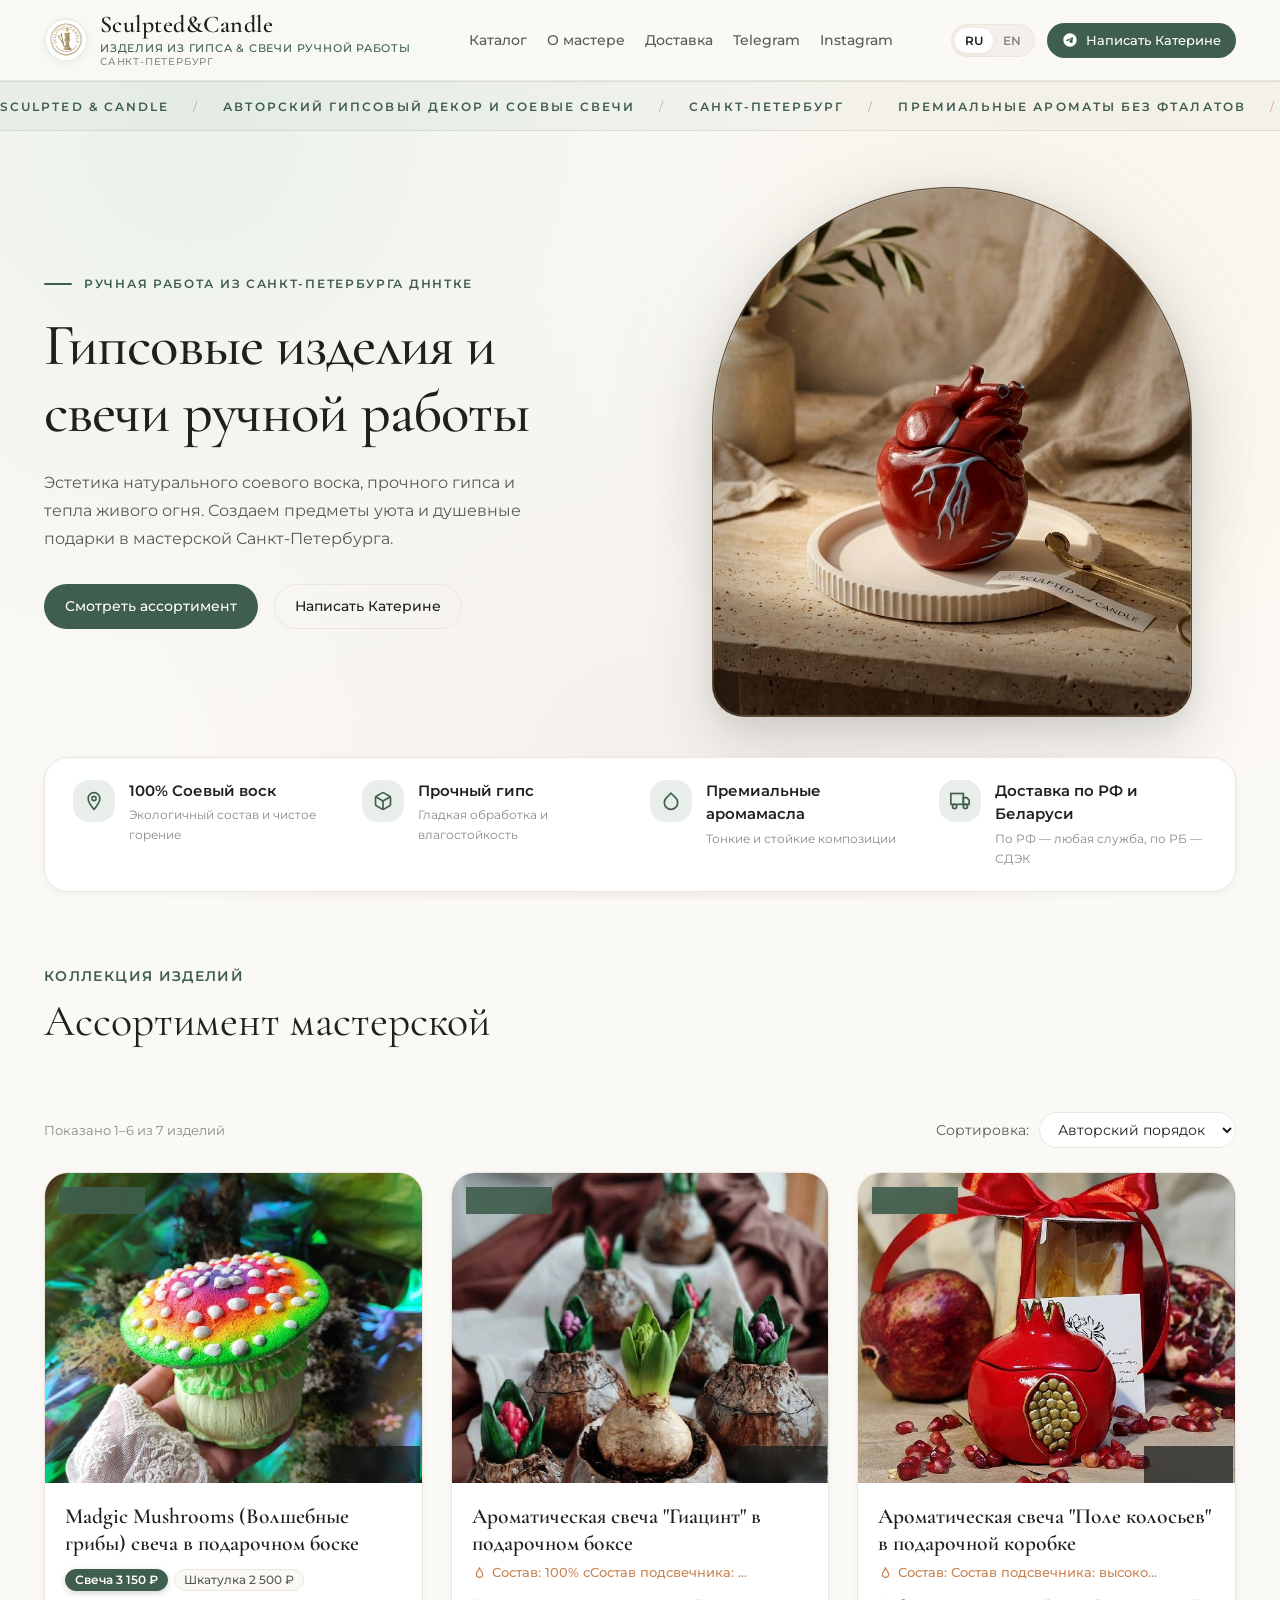
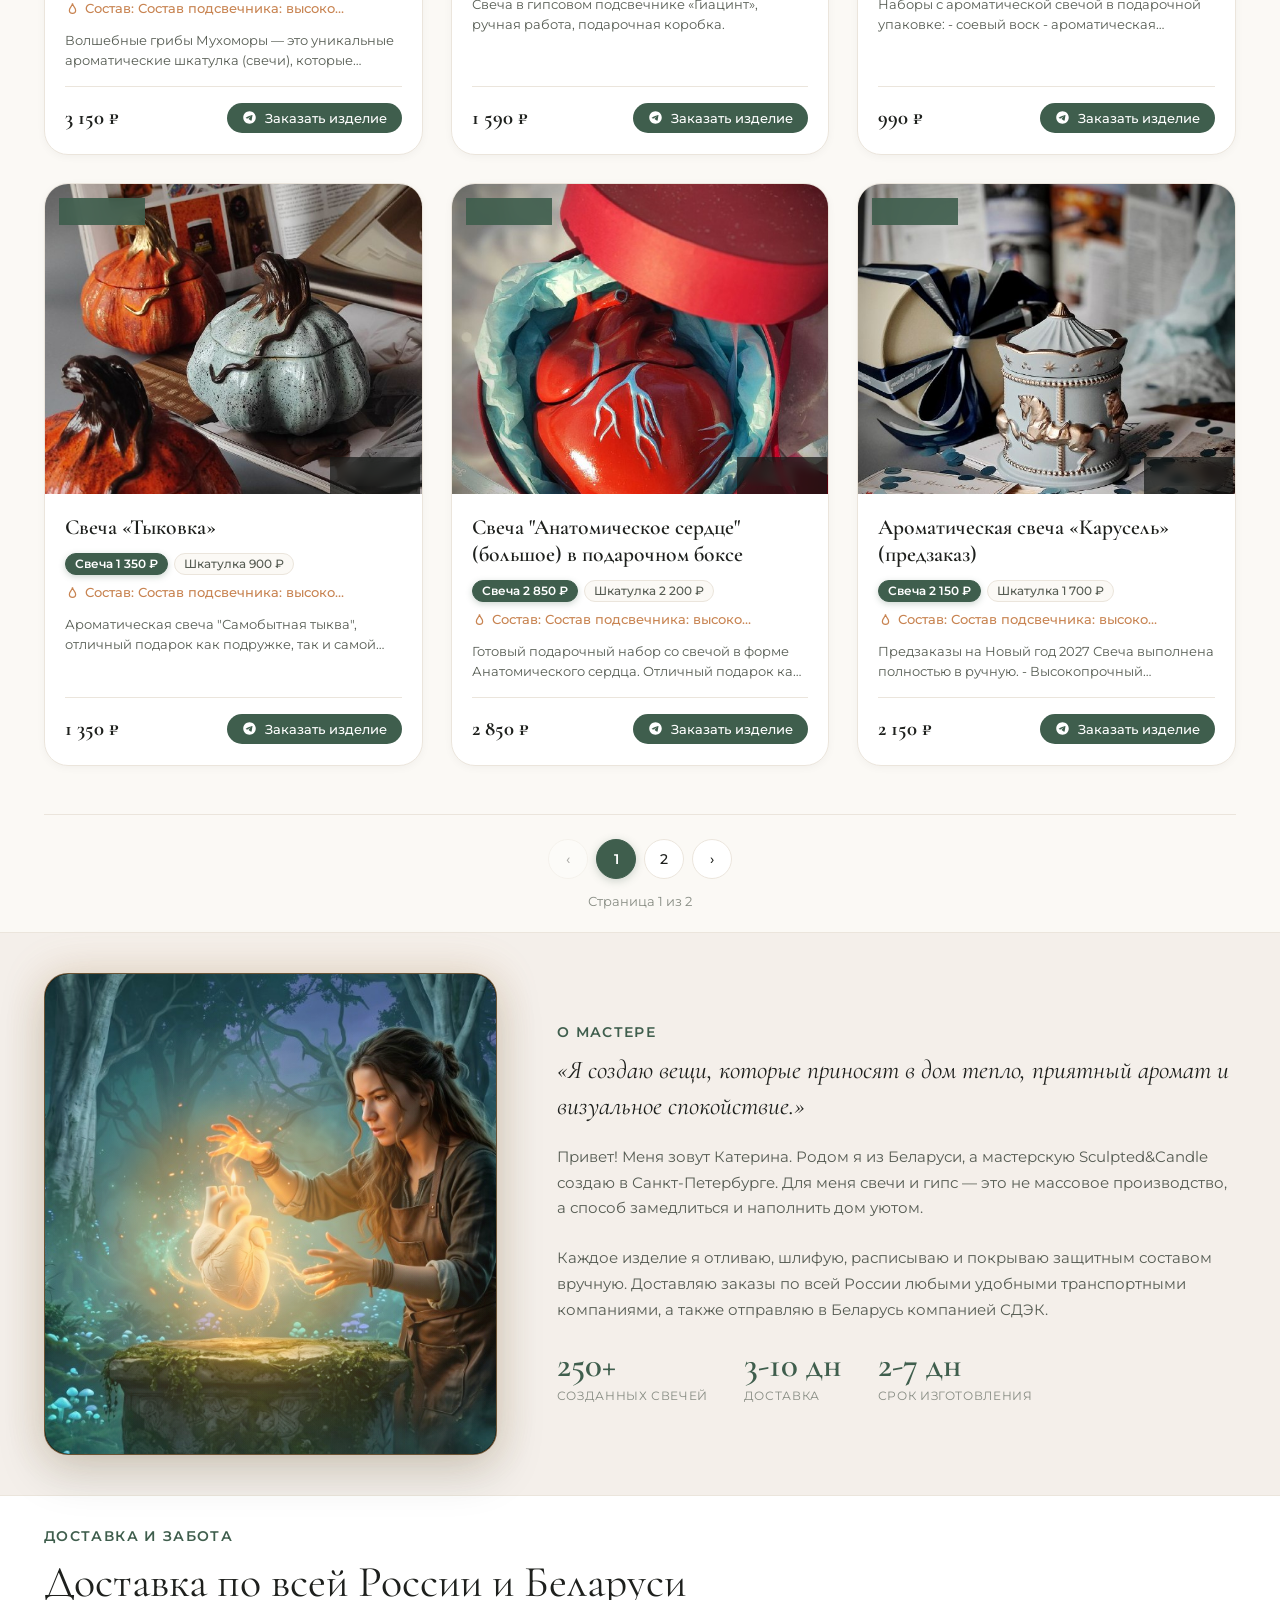
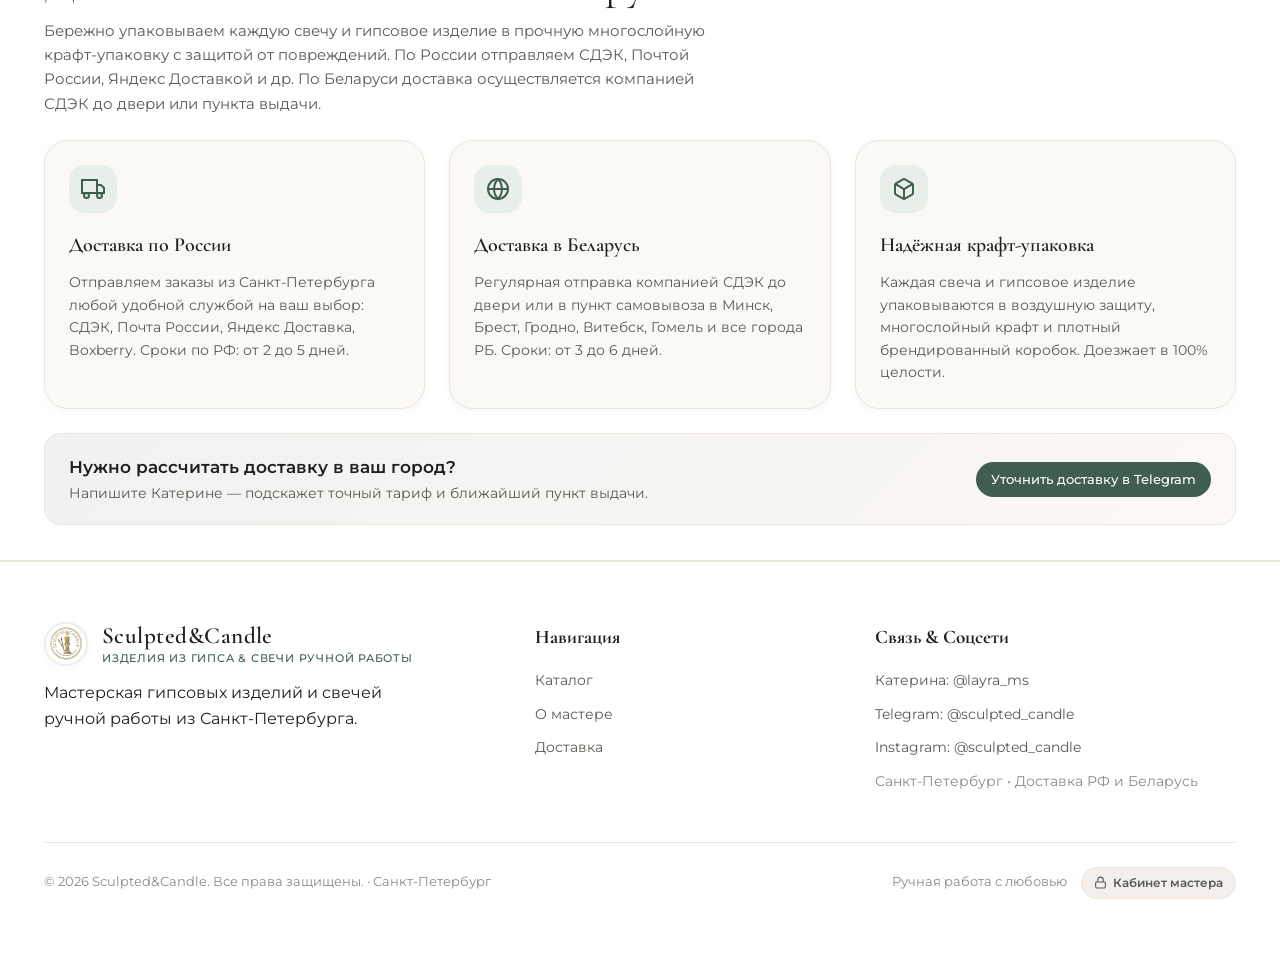
<file: index.html>
<!DOCTYPE html>
<html lang="ru">
<head>
  <meta charset="UTF-8">
  <meta name="viewport" content="width=device-width, initial-scale=1.0">
  <title>Sculpted&Candle — Изделия из гипса&свечи ручной работы</title>
  <meta name="description" content="Мастерская гипсовых изделий и свечей ручной работы из натурального соевого воска. Санкт-Петербург, доставка по РФ и Беларуси.">
  <!-- Open Graph / Social -->
  <meta property="og:type" content="website">
  <meta property="og:title" content="Sculpted&Candle — Изделия из гипса&свечи ручной работы">
  <meta property="og:description" content="Мастерская гипсовых изделий и свечей ручной работы из натурального соевого воска. Санкт-Петербург, доставка по РФ и Беларуси.">
  <link rel="canonical" href="https://sculpted-candle.github.io/">
  <meta property="og:url" content="https://sculpted-candle.github.io/">
  <meta property="og:image" content="https://sculpted-candle.github.io/assets/img/fairy_katerina.jpg">
  <meta property="og:locale" content="ru_RU">
  <meta name="twitter:card" content="summary_large_image">
  <meta name="theme-color" content="#3F5E4D">
  <link rel="icon" type="image/jpeg" href="assets/img/logo.jpg">
  <link rel="preconnect" href="https://fonts.googleapis.com">
  <link rel="preconnect" href="https://fonts.gstatic.com" crossorigin>
  <link href="https://fonts.googleapis.com/css2?family=Cormorant+Garamond:ital,wght@0,400;0,500;0,600;0,700;1,400;1,600&family=Montserrat:ital,wght@0,300;0,400;0,500;0,600;0,700;1,400&display=swap" rel="stylesheet">
  <link rel="stylesheet" href="assets/css/style.css?v=20261030_3">
  <!-- Schema.org JSON-LD Structured Data for Google Search -->
  <script type="application/ld+json">
  {
    "@context": "https://schema.org",
    "@type": "Store",
    "name": "Sculpted&Candle",
    "image": "https://sculpted-candle.github.io/assets/img/fairy_katerina.jpg",
    "description": "Мастерская гипсовых изделий и соевых свечей ручной работы. Санкт-Петербург, доставка СДЭК по РФ и Беларуси.",
    "url": "https://sculpted-candle.github.io/",
    "telephone": "+79810469851",
    "priceRange": "900 - 3500 RUB",
    "address": {
      "@type": "PostalAddress",
      "addressLocality": "Санкт-Петербург",
      "addressCountry": "RU"
    },
    "sameAs": [
      "https://t.me/sculpted_candle",
      "https://instagram.com/sculpted_candle"
    ]
  }
  </script>
</head>
<body>

  <!-- Ambient Backdrop -->
  <div class="bg-ambient"></div>

  <!-- Navigation (Чистая брендовая витрина без дублирования) -->
  <header class="navbar">
    <div class="container nav-inner">
      <a href="index.html" class="brand-wrap">
        <img src="assets/img/logo.jpg" alt="Sculpted&Candle" class="brand-logo" onerror="this.style.display='none'">
        <div class="brand-title">
          <span class="brand-name">Sculpted&Candle</span>
          <span class="brand-sub" data-i18n="navBrandSub">Изделия из гипса & свечи ручной работы</span>
          <span class="brand-city" data-i18n="navBrandCity">Санкт-Петербург</span>
        </div>
      </a>

      <ul class="nav-links">
        <li><a href="#catalog" data-i18n="navCatalog">Каталог</a></li>
        <li><a href="#about" data-i18n="navAbout">О мастере</a></li>
        <li><a href="#delivery" data-i18n="navDelivery">Доставка</a></li>
        <li><a href="https://t.me/sculpted_candle" target="_blank" rel="noopener noreferrer">Telegram</a></li>
        <li><a href="https://instagram.com/sculpted_candle" target="_blank" rel="noopener noreferrer">Instagram</a></li>
      </ul>

      <div class="nav-actions">
        <!-- Language Switcher -->
        <div class="lang-toggle">
          <button class="lang-btn active" data-lang="ru">RU</button>
          <button class="lang-btn" data-lang="en">EN</button>
        </div>

        <a href="https://t.me/layra_ms" target="_blank" rel="noopener noreferrer" class="btn btn-primary btn-sm btn-nav-contact">
          <svg width="16" height="16" viewBox="0 0 24 24" fill="currentColor"><path d="M12 2C6.48 2 2 6.48 2 12s4.48 10 10 10 10-4.48 10-10S17.52 2 12 2zm4.64 6.8c-.15 1.58-.8 5.42-1.13 7.19-.14.75-.42 1-.68 1.03-.58.05-1.02-.38-1.58-.75-.88-.58-1.38-.94-2.23-1.5-.99-.65-.35-1.01.22-1.59.15-.15 2.71-2.48 2.76-2.69a.2.2 0 0 0-.05-.18c-.06-.05-.14-.03-.21-.02-.09.02-1.49.95-4.22 2.79-.4.27-.76.41-1.08.4-.36-.01-1.04-.2-1.55-.37-.63-.2-1.12-.31-1.08-.66.02-.18.27-.37.75-.56 2.94-1.28 4.91-2.12 5.9-2.53 2.81-1.17 3.39-1.37 3.77-1.38.08 0 .27.02.39.12.1.08.13.19.14.27-.01.06.01.24 0 .34z"/></svg>
          <span data-i18n="heroCtaTelegram">Написать Катерине</span>
        </a>
      </div>
    </div>

    <!-- Permanent Mobile Sticky Navigation Strip -->
    <nav class="mobile-sticky-nav-strip" aria-label="Быстрая навигация">
      <a href="#catalog" class="mob-nav-pill" data-i18n="navCatalog">Каталог</a>
      <a href="#about" class="mob-nav-pill" data-i18n="navAbout">О мастере</a>
      <a href="#delivery" class="mob-nav-pill" data-i18n="navDelivery">Доставка</a>
      <a href="https://t.me/layra_ms" target="_blank" rel="noopener noreferrer" class="mob-nav-pill mob-nav-pill-tg">
        <svg width="12" height="12" viewBox="0 0 24 24" fill="currentColor"><path d="M12 2C6.48 2 2 6.48 2 12s4.48 10 10 10 10-4.48 10-10S17.52 2 12 2zm4.64 6.8c-.15 1.58-.8 5.42-1.13 7.19-.14.75-.42 1-.68 1.03-.58.05-1.02-.38-1.58-.75-.88-.58-1.38-.94-2.23-1.5-.99-.65-.35-1.01.22-1.59.15-.15 2.71-2.48 2.76-2.69a.2.2 0 0 0-.05-.18c-.06-.05-.14-.03-.21-.02-.09.02-1.49.95-4.22 2.79-.4.27-.76.41-1.08.4-.36-.01-1.04-.2-1.55-.37-.63-.2-1.12-.31-1.08-.66.02-.18.27-.37.75-.56 2.94-1.28 4.91-2.12 5.9-2.53 2.81-1.17 3.39-1.37 3.77-1.38.08 0 .27.02.39.12.1.08.13.19.14.27-.01.06.01.24 0 .34z"/></svg>
        <span>Telegram</span>
      </a>
    </nav>
  </header>

  <main>
    <!-- Running Marquee Ticker (Clean editorial atelier signature) -->
    <div class="hero-ticker-wrap">
      <div class="hero-ticker-track">
        <span>SCULPTED &amp; CANDLE</span><span class="ticker-sep">/</span>
        <span>АВТОРСКИЙ ГИПСОВЫЙ ДЕКОР И СОЕВЫЕ СВЕЧИ</span><span class="ticker-sep">/</span>
        <span>САНКТ-ПЕТЕРБУРГ</span><span class="ticker-sep">/</span>
        <span>ПРЕМИАЛЬНЫЕ АРОМАТЫ БЕЗ ФТАЛАТОВ</span><span class="ticker-sep">/</span>
        <span>ДЕРЕВЯННЫЙ ПОТРЕСКИВАЮЩИЙ ФИТИЛЬ</span><span class="ticker-sep">/</span>
        <span>ДОСТАВКА ПО РОССИИ И БЕЛАРУСИ</span><span class="ticker-sep">/</span>
        <span>SCULPTED &amp; CANDLE</span><span class="ticker-sep">/</span>
        <span>АВТОРСКИЙ ГИПСОВЫЙ ДЕКОР И СОЕВЫЕ СВЕЧИ</span><span class="ticker-sep">/</span>
        <span>САНКТ-ПЕТЕРБУРГ</span><span class="ticker-sep">/</span>
        <span>ПРЕМИАЛЬНЫЕ АРОМАТЫ БЕЗ ФТАЛАТОВ</span><span class="ticker-sep">/</span>
        <span>ДЕРЕВЯННЫЙ ПОТРЕСКИВАЮЩИЙ ФИТИЛЬ</span><span class="ticker-sep">/</span>
        <span>ДОСТАВКА ПО РОССИИ И БЕЛАРУСИ</span><span class="ticker-sep">/</span>
      </div>
    </div>

    <!-- Hero Section (Haute Boutique Atelier Standard) -->
    <section id="hero" class="hero-section">
      <div class="container hero-grid">
        
        <!-- Left 50%: Editorial Typography & CTAs -->
        <div class="hero-text-wrap">
          <div class="hero-editorial-label">
            <span class="editorial-line"></span>
            <span data-i18n="heroTag">Авторская мастерская · Санкт-Петербург</span>
          </div>
          <h1 class="hero-main-title" data-i18n="heroTitle">
            Скульптурные свечи & гипсовый декор
          </h1>
          <p class="hero-desc" data-i18n="heroDesc">
            Эстетика натурального соевого воска, шелковистого гипса и тепла живого огня. Создаем предметы уюта, интерьерные арт-объекты и душевные подарки в мастерской Санкт-Петербурга.
          </p>
          <div class="hero-cta">
            <a href="#catalog" class="btn btn-primary btn-lg btn-hero-catalog" data-i18n="heroCtaCatalog">
              <span>Смотреть ассортимент</span>
              <svg width="16" height="16" viewBox="0 0 24 24" fill="none" stroke="currentColor" stroke-width="2.2" stroke-linecap="round" stroke-linejoin="round"><line x1="5" y1="12" x2="19" y2="12"/><polyline points="12 5 19 12 12 19"/></svg>
            </a>
            <a href="https://t.me/layra_ms" target="_blank" rel="noopener noreferrer" class="btn btn-outline btn-lg" data-i18n="heroCtaTelegram">Написать Катерине</a>
          </div>
        </div>

        <!-- Right 50%: Haute Boutique Arched Portal & Living Atelier Composition -->
        <div class="hero-portal-wrap magic-hero-card" id="magicHeroCard">
          <!-- Subtle warm aura -->
          <div class="portal-ambient-aura"></div>

          <!-- Main Arched Editorial Portal -->
          <div class="portal-frame">
            <img id="hero-img-display" src="assets/img/hero_showcase.jpg?v=2.9" alt="Скульптурная свеча «Анатомическое сердце»" class="portal-img" onerror="this.src='assets/img/product_6.jpg'">
            <!-- Canvas for warm golden floating embers -->
            <canvas id="hero-sparks-canvas" class="hero-sparks-canvas"></canvas>
            <div class="portal-lens-overlay"></div>
          </div>
        </div>

      </div>

      <!-- Features Pill Bar -->
      <div id="features" class="container reveal" style="margin-top: 40px;">
        <div class="features-bar">
          <div class="feat-item">
            <div class="feat-icon-wrap">
              <svg width="20" height="20" viewBox="0 0 24 24" fill="none" stroke="currentColor" stroke-width="2"><path d="M12 2a7 7 0 0 0-7 7c0 5 7 13 7 13s7-8 7-13a7 7 0 0 0-7-7z"/><circle cx="12" cy="9" r="2.5"/></svg>
            </div>
            <div>
              <div class="feat-title" data-i18n="feat1Title">100% Соевый воск</div>
              <div class="feat-desc" data-i18n="feat1Desc">Экологичный состав и чистое горение</div>
            </div>
          </div>

          <div class="feat-item">
            <div class="feat-icon-wrap">
              <svg width="20" height="20" viewBox="0 0 24 24" fill="none" stroke="currentColor" stroke-width="2"><path d="M21 16V8a2 2 0 0 0-1-1.73l-7-4a2 2 0 0 0-2 0l-7 4A2 2 0 0 0 3 8v8a2 2 0 0 0 1 1.73l7 4a2 2 0 0 0 2 0l7-4A2 2 0 0 0 21 16z"/><polyline points="3.27 6.96 12 12.01 20.73 6.96"/><line x1="12" y1="22.08" x2="12" y2="12"/></svg>
            </div>
            <div>
              <div class="feat-title" data-i18n="feat2Title">Прочный гипс</div>
              <div class="feat-desc" data-i18n="feat2Desc">Гладкая обработка и влагостойкость</div>
            </div>
          </div>

          <div class="feat-item">
            <div class="feat-icon-wrap">
              <svg width="20" height="20" viewBox="0 0 24 24" fill="none" stroke="currentColor" stroke-width="2"><path d="M12 2.69l5.66 5.66a8 8 0 1 1-11.31 0z"/></svg>
            </div>
            <div>
              <div class="feat-title" data-i18n="feat3Title">Премиальные аромамасла</div>
              <div class="feat-desc" data-i18n="feat3Desc">Тонкие и стойкие композиции</div>
            </div>
          </div>

          <div class="feat-item">
            <div class="feat-icon-wrap">
              <svg width="20" height="20" viewBox="0 0 24 24" fill="none" stroke="currentColor" stroke-width="2"><rect x="1" y="3" width="15" height="13"/><polygon points="16 8 20 8 23 11 23 16 16 16 16 8"/><circle cx="5.5" cy="18.5" r="2.5"/><circle cx="18.5" cy="18.5" r="2.5"/></svg>
            </div>
            <div>
              <div class="feat-title" data-i18n="feat4Title">Доставка по РФ и Беларуси</div>
              <div class="feat-desc" data-i18n="feat4Desc">По РФ — любая служба, по РБ — СДЭК</div>
            </div>
          </div>
        </div>
      </div>
    </section>

    <!-- Catalog Section -->
    <section id="catalog" class="catalog-section">
      <div class="container">
        <div class="section-head reveal">
          <div>
            <div class="section-subtitle" data-i18n="catalogSubtitle">Коллекция изделий</div>
            <h2 class="heading-lg" data-i18n="catalogTitle">Ассортимент мастерской</h2>
          </div>
        </div>

        <!-- Filter Tabs (Динамически формируются из админки) -->
        <div id="catalog-filter-bar" class="filter-bar"></div>

        <!-- Holiday Subfilters (Подсылки по праздникам при переходе на "Сезонное") -->
        <div id="holiday-subfilters" class="holiday-subfilters" style="display: none;">
          <div class="holiday-subfilters-header">
            <span data-i18n="holidayHeader">Тематические сезонные серии:</span>
          </div>
          <div class="holiday-chips-scroll" id="holiday-chips-container">
            <button class="holiday-chip active" data-holiday="all" onclick="filterByHoliday('all')">Все серии</button>
            <button class="holiday-chip" data-holiday="ny" onclick="filterByHoliday('ny')">Новый Год & Рождество</button>
            <button class="holiday-chip" data-holiday="feb14" onclick="filterByHoliday('feb14')">14 Февраля</button>
            <button class="holiday-chip" data-holiday="mar8" onclick="filterByHoliday('mar8')">8 Марта</button>
            <button class="holiday-chip" data-holiday="teacher" onclick="filterByHoliday('teacher')">День Учителя / 1 Сентября</button>
            <button class="holiday-chip" data-holiday="autumn" onclick="filterByHoliday('autumn')">Осенняя серия</button>
            <button class="holiday-chip" data-holiday="bday" onclick="filterByHoliday('bday')">День Рождения</button>
          </div>
        </div>

        <!-- Catalog Toolbar: Сортировка и счетчик -->
        <div class="catalog-toolbar">
          <div class="pagination-info" id="catalog-count-info">Загрузка каталога...</div>
          <div class="catalog-sort-wrap">
            <span data-i18n="catalogSortLabel">Сортировка:</span>
            <select id="catalog-sort-select" class="sort-select" onchange="handleSortChange(this.value)">
              <option value="default" data-i18n="sortDefault">Авторский порядок</option>
              <option value="price-asc" data-i18n="sortPriceAsc">Сначала недорогие</option>
              <option value="price-desc" data-i18n="sortPriceDesc">Сначала премиум</option>
            </select>
          </div>
        </div>

        <!-- Products Grid (только чистая премиум-витрина) -->
        <div id="products-grid" class="products-grid"></div>

        <!-- Catalog Pagination Controls -->
        <div id="catalog-pagination" class="pagination-wrap"></div>
      </div>
    </section>

    <!-- About Master Section -->
    <section id="about" class="about-section">
      <div class="container about-grid">
        
        <!-- Left: Elegant Atelier Photo Frame with Living Animated Portrait -->
        <div class="about-avatar-card reveal-left magic-avatar-frame" id="magicAboutCard">
          <div class="about-character-stage">
            <img id="about-img-display" src="assets/img/fairy_katerina.jpg" alt="Катерина — мастер Sculpted&Candle" class="about-avatar-img magic-living-character" loading="lazy" onerror="this.src='assets/img/product_4.jpg'">
            
            <!-- Dynamic Candlelight Hearth Glow -->
            <div class="hearth-living-glow"></div>
            
            <!-- Living Pulsing Flame on the Candle Hearth -->
            <div class="magic-living-candle-flame"></div>
            
            <!-- Rising Aromatic Vapor / Smoke -->
            <div class="candle-smoke-vapor"></div>
            
            <!-- Live Golden Sparks Canvas for About section -->
            <canvas id="about-sparks-canvas" class="about-sparks-canvas"></canvas>
            <div class="magic-glow-overlay"></div>
          </div>
        </div>

        <!-- Right: Narrative & Stats -->
        <div class="reveal-right">
          <div class="section-subtitle" data-i18n="aboutSub">О мастере</div>
          <blockquote class="about-quote" data-i18n="aboutQuote">
            «Я создаю вещи, которые приносят в дом тепло, приятный аромат и визуальное спокойствие.»
          </blockquote>
          <p class="about-text" data-i18n="aboutText1">
            Привет! Меня зовут Катерина. Родом я из Беларуси, а мастерскую Sculpted&Candle создаю в Санкт-Петербурге. Для меня свечи и гипс — это не массовое производство, а способ замедлиться и наполнить дом уютом.
          </p>
          <p class="about-text" data-i18n="aboutText2">
            Каждое изделие я отливаю, шлифую, расписываю и покрываю защитным составом вручную. Доставляю заказы по всей России любыми удобными транспортными компаниями, а также отправляю в Беларусь компанией СДЭК.
          </p>
          
          <div class="about-stats">
            <div>
              <div class="stat-num" data-i18n="stat1Num">250+</div>
              <div class="stat-label" data-i18n="stat1Lbl">Созданных свечей</div>
            </div>
            <div>
              <div class="stat-num" data-i18n="stat2Num">100%</div>
              <div class="stat-label" data-i18n="stat2Lbl">Эко-материалы</div>
            </div>
            <div>
              <div class="stat-num" data-i18n="stat3Num">2-7 дн</div>
              <div class="stat-label" data-i18n="stat3Lbl">Срок изготовления</div>
            </div>
          </div>
        </div>

      </div>
    </section>

    <!-- Dedicated Delivery Section (Отдельный блок Доставка) -->
    <section id="delivery" class="delivery-section">
      <div class="container">
        <div class="section-head reveal" style="margin-bottom: 24px;">
          <div>
            <div class="section-subtitle" data-i18n="deliverySub">Доставка и забота</div>
            <h2 class="heading-lg" data-i18n="deliveryTitle">Доставка по всей России и Беларуси</h2>
            <p class="section-desc delivery-lead-desc" data-i18n="deliveryDesc" style="margin-top: 10px; color: var(--text-secondary); max-width: 680px; font-size: 0.95rem; line-height: 1.6;">
              Бережно упаковываем каждую свечу и гипсовое изделие в прочную многослойную крафт-упаковку с защитой от повреждений. По России отправляем СДЭК, Почтой России, Яндекс Доставкой и др. По Беларуси доставка осуществляется компанией СДЭК до двери или пункта выдачи.
            </p>
          </div>
        </div>

        <div class="delivery-grid reveal">
          <div class="delivery-card">
            <div class="delivery-card-icon">
              <svg width="24" height="24" viewBox="0 0 24 24" fill="none" stroke="currentColor" stroke-width="2"><rect x="1" y="3" width="15" height="13"/><polygon points="16 8 20 8 23 11 23 16 16 16 16 8"/><circle cx="5.5" cy="18.5" r="2.5"/><circle cx="18.5" cy="18.5" r="2.5"/></svg>
            </div>
            <h3 class="delivery-card-title" data-i18n="delivery1Title">Доставка по России</h3>
            <p class="delivery-card-desc" data-i18n="delivery1Desc">Отправляем заказы из Санкт-Петербурга любой удобной службой на ваш выбор: СДЭК, Почта России, Яндекс Доставка, Boxberry. Сроки по РФ: от 2 до 5 дней.</p>
          </div>

          <div class="delivery-card">
            <div class="delivery-card-icon">
              <svg width="24" height="24" viewBox="0 0 24 24" fill="none" stroke="currentColor" stroke-width="2"><circle cx="12" cy="12" r="10"/><path d="M2 12h20"/><path d="M12 2a15.3 15.3 0 0 1 4 10 15.3 15.3 0 0 1-4 10 15.3 15.3 0 0 1-4-10 15.3 15.3 0 0 1 4-10z"/></svg>
            </div>
            <h3 class="delivery-card-title" data-i18n="delivery2Title">Доставка в Беларусь</h3>
            <p class="delivery-card-desc" data-i18n="delivery2Desc">Регулярная отправка компанией СДЭК до двери или в пункт самовывоза в Минск, Брест, Гродно, Витебск, Гомель и все города РБ. Сроки: от 3 до 6 дней.</p>
          </div>

          <div class="delivery-card">
            <div class="delivery-card-icon">
              <svg width="24" height="24" viewBox="0 0 24 24" fill="none" stroke="currentColor" stroke-width="2"><path d="M21 16V8a2 2 0 0 0-1-1.73l-7-4a2 2 0 0 0-2 0l-7 4A2 2 0 0 0 3 8v8a2 2 0 0 0 1 1.73l7 4a2 2 0 0 0 2 0l7-4A2 2 0 0 0 21 16z"/><polyline points="3.27 6.96 12 12.01 20.73 6.96"/><line x1="12" y1="22.08" x2="12" y2="12"/></svg>
            </div>
            <h3 class="delivery-card-title" data-i18n="delivery3Title">Надёжная крафт-упаковка</h3>
            <p class="delivery-card-desc" data-i18n="delivery3Desc">Каждая свеча и гипсовое изделие упаковываются в воздушную защиту, многослойный крафт и плотный брендированный коробок. Доезжает в 100% целости.</p>
          </div>
        </div>

        <div class="delivery-cta-bar">
          <div>
            <div style="font-weight: 600; color: var(--text-primary); font-size: 1.05rem;" data-i18n="deliveryCtaText">Нужно рассчитать доставку в ваш город?</div>
            <div style="font-size: 0.86rem; color: var(--text-secondary); margin-top: 2px;" data-i18n="deliveryCtaSub">Напишите Катерине — подскажет точный тариф и ближайший пункт выдачи.</div>
          </div>
          <a href="https://t.me/layra_ms?text=%D0%97%D0%B4%D1%80%D0%B0%D0%B2%D1%81%D1%82%D0%B2%D1%83%D0%B9%D1%82%D0%B5%2C%20%D0%BF%D0%BE%D0%B4%D1%81%D0%BA%D0%B0%D0%B6%D0%B8%D1%82%D0%B5%20%D1%81%D1%82%D0%BE%D0%B8%D0%BC%D0%BE%D1%81%D1%82%D1%8C%20%D0%B4%D0%BE%D1%81%D1%82%D0%B0%D0%B2%D0%BA%D0%B8" target="_blank" rel="noopener noreferrer" class="btn btn-primary btn-sm" data-i18n="deliveryCtaBtn">
            Уточнить доставку в Telegram
          </a>
        </div>
      </div>
    </section>
  </main>

  <!-- Footer -->
  <footer id="footer" class="footer">
    <div class="container">
      <div class="footer-grid">
        <div class="footer-col footer-col-brand">
          <div class="brand-wrap footer-brand-wrap">
            <img src="assets/img/logo.jpg" alt="" class="brand-logo" onerror="this.style.display='none'">
            <div class="brand-title" style="text-align: left; align-items: flex-start;">
              <span class="brand-name" style="font-size: 1.45rem;">Sculpted&Candle</span>
              <span class="brand-sub" data-i18n="navBrandSub">Изделия из гипса&свечи ручной работы</span>
            </div>
          </div>
          <p class="footer-tagline" data-i18n="footerTagline">
            Мастерская гипсовых изделий и свечей ручной работы из Санкт-Петербурга.
          </p>
        </div>
        <div class="footer-col">
          <h4 data-i18n="footerNavTitle">Навигация</h4>
          <ul>
            <li><a href="#catalog" data-i18n="navCatalog">Каталог</a></li>
            <li><a href="#about" data-i18n="navAbout">О мастере</a></li>
            <li><a href="#delivery" data-i18n="navDelivery">Доставка</a></li>
          </ul>
        </div>
        <div class="footer-col">
          <h4 data-i18n="footerContactTitle">Связь & Соцсети</h4>
          <ul>
            <li><a href="https://t.me/layra_ms" target="_blank" rel="noopener noreferrer">Катерина: @layra_ms</a></li>
            <li><a href="https://t.me/sculpted_candle" target="_blank" rel="noopener noreferrer">Telegram: @sculpted_candle</a></li>
            <li><a href="https://instagram.com/sculpted_candle" target="_blank" rel="noopener noreferrer">Instagram: @sculpted_candle</a></li>
            <li><span style="color: var(--text-muted); font-size: 0.85rem;" data-i18n="footerLocation">Санкт-Петербург • Доставка РФ и Беларусь</span></li>
          </ul>
        </div>
      </div>

      <div class="footer-bottom">
        <div data-i18n="footerCopy">© 2026 Sculpted&Candle. Все права защищены. · Санкт-Петербург</div>
        <div class="footer-bottom-actions">
          <span data-i18n="footerCraftLove">Ручная работа с любовью</span>
          <!-- Прямой вход в админ-панель -->
          <a href="admin.html" class="admin-entry-badge" title="Вход в кабинет мастера">
            <svg width="13" height="13" viewBox="0 0 24 24" fill="none" stroke="currentColor" stroke-width="2"><rect x="3" y="11" width="18" height="11" rx="2" ry="2"/><path d="M7 11V7a5 5 0 0 1 10 0v4"/></svg>
            <span data-i18n="footerMasterCabinet">Кабинет мастера</span>
          </a>
        </div>
      </div>
    </div>
  </footer>



  <!-- MODAL: Quick View -->
  <div id="modal-quickview" class="modal-backdrop">
    <div class="modal-box">
      <div class="modal-header">
        <h4 class="font-serif" style="font-size: 1.3rem;" data-i18n="modalQuickTitle">Детали изделия</h4>
        <button class="modal-close">&times;</button>
      </div>
      <div id="quickview-modal-body" class="modal-body"></div>
    </div>
  </div>

  <!-- Scroll to Top -->
  <button id="scroll-top-btn" class="scroll-top-btn" aria-label="Наверх" onclick="window.scrollTo({top: 0, behavior: 'smooth'})">
    <svg width="20" height="20" viewBox="0 0 24 24" fill="none" stroke="currentColor" stroke-width="2.5" stroke-linecap="round" stroke-linejoin="round"><polyline points="18 15 12 9 6 15"/></svg>
  </button>

  <!-- Mobile Floating Bottom Navigation Bar (Always with user on scroll) -->
  <nav class="mobile-bottom-nav" aria-label="Мобильная навигация">
    <a href="#hero" class="mobile-nav-item active" data-nav="hero" onclick="window.scrollTo({top: 0, behavior: 'smooth'}); return false;">
      <svg width="19" height="19" viewBox="0 0 24 24" fill="none" stroke="currentColor" stroke-width="2" stroke-linecap="round" stroke-linejoin="round"><path d="M3 9l9-7 9 7v11a2 2 0 0 1-2 2H5a2 2 0 0 1-2-2z"/><polyline points="9 22 9 12 15 12 15 22"/></svg>
      <span>Главная</span>
    </a>
    <a href="#catalog" class="mobile-nav-item" data-nav="catalog">
      <svg width="19" height="19" viewBox="0 0 24 24" fill="none" stroke="currentColor" stroke-width="2" stroke-linecap="round" stroke-linejoin="round"><rect x="3" y="3" width="7" height="7"/><rect x="14" y="3" width="7" height="7"/><rect x="14" y="14" width="7" height="7"/><rect x="3" y="14" width="7" height="7"/></svg>
      <span>Каталог</span>
    </a>
    <a href="#about" class="mobile-nav-item" data-nav="about">
      <svg width="19" height="19" viewBox="0 0 24 24" fill="none" stroke="currentColor" stroke-width="2" stroke-linecap="round" stroke-linejoin="round"><path d="M20 21v-2a4 4 0 0 0-4-4H8a4 4 0 0 0-4 4v2"/><circle cx="12" cy="7" r="4"/></svg>
      <span>Мастер</span>
    </a>
    <a href="#delivery" class="mobile-nav-item" data-nav="delivery">
      <svg width="19" height="19" viewBox="0 0 24 24" fill="none" stroke="currentColor" stroke-width="2" stroke-linecap="round" stroke-linejoin="round"><rect x="1" y="3" width="15" height="13"/><polygon points="16 8 20 8 23 11 23 16 16 16 16 8"/><circle cx="5.5" cy="18.5" r="2.5"/><circle cx="18.5" cy="18.5" r="2.5"/></svg>
      <span>Доставка</span>
    </a>
    <a href="https://t.me/layra_ms" target="_blank" rel="noopener noreferrer" class="mobile-nav-item nav-tg-item">
      <svg width="19" height="19" viewBox="0 0 24 24" fill="currentColor"><path d="M12 2C6.48 2 2 6.48 2 12s4.48 10 10 10 10-4.48 10-10S17.52 2 12 2zm4.64 6.8c-.15 1.58-.8 5.42-1.13 7.19-.14.75-.42 1-.68 1.03-.58.05-1.02-.38-1.58-.75-.88-.58-1.38-.94-2.23-1.5-.99-.65-.35-1.01.22-1.59.15-.15 2.71-2.48 2.76-2.69a.2.2 0 0 0-.05-.18c-.06-.05-.14-.03-.21-.02-.09.02-1.49.95-4.22 2.79-.4.27-.76.41-1.08.4-.36-.01-1.04-.2-1.55-.37-.63-.2-1.12-.31-1.08-.66.02-.18.27-.37.75-.56 2.94-1.28 4.91-2.12 5.9-2.53 2.81-1.17 3.39-1.37 3.77-1.38.08 0 .27.02.39.12.1.08.13.19.14.27-.01.06.01.24 0 .34z"/></svg>
      <span>Написать</span>
    </a>
  </nav>

  <script src="assets/js/app.js?v=20261031_katya_final"></script>
</body>
</html>
</file>
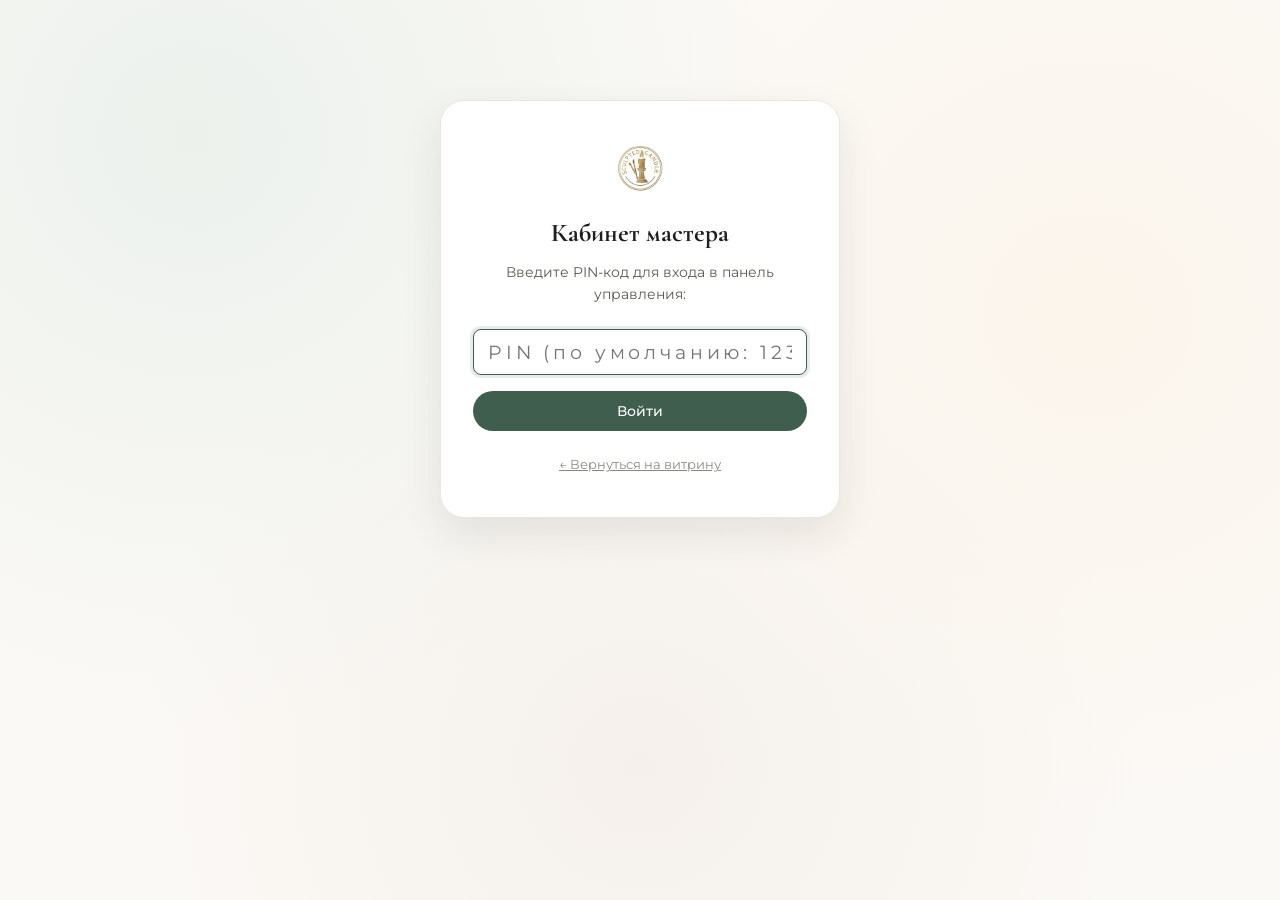
<file: admin.html>
<!DOCTYPE html>
<html lang="ru">
<head>
  <meta charset="UTF-8">
  <meta name="viewport" content="width=device-width, initial-scale=1.0">
  <title>Кабинет мастера — Sculpted&Candle</title>
  <link rel="icon" type="image/jpeg" href="assets/img/logo.jpg">
  <link rel="stylesheet" href="assets/css/style.css?v=20261029_3">
  <style>
    .admin-nav {
      background: #FFFFFF;
      border-bottom: 1px solid var(--border-light);
      padding: 16px 0;
      position: sticky;
      top: 0;
      z-index: 100;
    }
    .admin-tabs {
      display: flex;
      flex-wrap: wrap;
      gap: 10px;
      margin: 24px 0 28px;
      border-bottom: 1px solid var(--border-light);
      padding-bottom: 16px;
    }
    .admin-tab-btn {
      background: #FFFFFF;
      border: 1px solid var(--border-light);
      font-size: 0.88rem;
      font-weight: 600;
      color: var(--text-secondary);
      padding: 9px 16px;
      border-radius: var(--radius-full);
      cursor: pointer;
      transition: var(--transition);
      display: inline-flex;
      align-items: center;
      gap: 8px;
      white-space: nowrap;
      box-shadow: 0 1px 3px rgba(0,0,0,0.03);
    }
    .admin-tab-btn:hover {
      border-color: var(--accent-sage-light);
      color: var(--accent-sage);
      background-color: var(--bg-subtle);
    }
    .admin-tab-btn.active {
      background-color: var(--accent-sage);
      color: #FFFFFF;
      border-color: var(--accent-sage);
      box-shadow: 0 2px 8px rgba(63, 94, 77, 0.25);
    }
    .admin-panel {
      display: none;
      padding-bottom: 60px;
    }
    .admin-panel.active {
      display: block;
    }
    .product-row-card {
      background: #FFFFFF;
      border: 1px solid var(--border-light);
      border-radius: var(--radius-md);
      padding: 16px 20px;
      margin-bottom: 14px;
      display: flex;
      align-items: center;
      justify-content: space-between;
      gap: 20px;
      box-shadow: var(--shadow-sm);
      transition: var(--transition);
    }
    .product-row-card:hover {
      box-shadow: var(--shadow-md);
      border-color: rgba(63, 94, 77, 0.3);
    }
    .product-row-thumb {
      width: 70px;
      height: 70px;
      border-radius: var(--radius-sm);
      object-fit: cover;
      background: var(--bg-subtle);
      flex-shrink: 0;
    }
    .btn-danger {
      background: #FFF1F0;
      color: #CF1322;
      border: 1px solid #FFA39E;
    }
    .btn-danger:hover {
      background: #CF1322;
      color: #FFFFFF;
    }
    .pin-auth-card {
      max-width: 400px;
      margin: 100px auto;
      background: #FFFFFF;
      border: 1px solid var(--border-light);
      border-radius: var(--radius-lg);
      padding: 40px 32px;
      text-align: center;
      box-shadow: var(--shadow-lg);
    }
  </style>
</head>
<body style="background-color: var(--bg-main);">

  <div class="bg-ambient"></div>

  <!-- Экран авторизации по PIN-коду -->
  <div id="auth-screen" class="container">
    <div class="pin-auth-card">
      <img src="assets/img/logo.jpg" alt="Logo" style="width: 56px; height: 56px; border-radius: 50%; margin: 0 auto 16px; object-fit: cover;" onerror="this.style.display='none'">
      <h2 class="font-serif" style="font-size: 1.6rem; margin-bottom: 8px;">Кабинет мастера</h2>
      <p style="font-size: 0.85rem; color: var(--text-secondary); margin-bottom: 24px;">
        Введите PIN-код для входа в панель управления:
      </p>
      <form id="form-pin-auth">
        <input type="password" id="input-pin" class="form-input" placeholder="PIN (по умолчанию: 1234)" style="text-align: center; font-size: 1.2rem; letter-spacing: 0.2em; margin-bottom: 16px;" required autofocus>
        <button type="submit" class="btn btn-primary" style="width: 100%;">Войти</button>
      </form>
      <div id="pin-error" style="display: none; color: #CF1322; font-size: 0.82rem; margin-top: 12px;">Неверный PIN-код</div>
      <div style="margin-top: 20px;">
        <a href="index.html" style="font-size: 0.82rem; color: var(--text-muted); text-decoration: underline;">
          ← Вернуться на витрину
        </a>
      </div>
    </div>
  </div>

  <!-- Главный кабинет мастера (доступен после ввода PIN) -->
  <div id="admin-workspace" style="display: none;">
    
    <header class="admin-nav">
      <div class="container" style="display: flex; align-items: center; justify-content: space-between;">
        <div style="display: flex; align-items: center; gap: 12px;">
          <img src="assets/img/logo.jpg" alt="Logo" style="width: 36px; height: 36px; border-radius: 50%; object-fit: cover;" onerror="this.style.display='none'">
          <div>
            <div style="font-family: var(--font-serif); font-size: 1.2rem; font-weight: 600;">Кабинет мастера</div>
            <div style="font-size: 0.72rem; color: var(--accent-sage);">Sculpted&Candle Control</div>
          </div>
        </div>
        <div style="display: flex; align-items: center; gap: 12px;">
          <a href="index.html" class="btn btn-outline btn-sm">
            👁️ Смотреть витрину
          </a>
          <button id="btn-admin-logout" class="btn btn-sm" style="background: none; border: 1px solid var(--border-light); color: var(--text-muted);">
            Выйти
          </button>
        </div>
      </div>
    </header>

    <main class="container">
      
      <!-- Панель мгновенной публикации изменений на весь сайт -->
      <div class="admin-publish-bar" id="admin-publish-bar">
        <div class="publish-bar-info">
          <div class="publish-status-dot" id="publish-status-dot"></div>
          <div>
            <strong id="publish-status-text">Опубликовать изменения на сайт (для всех устройств)</strong>
            <div style="font-size: 0.8rem; color: var(--text-muted);" id="publish-status-sub">
              Новые фото, описания, товары и цены мгновенно обновятся на телефонах клиентов и жены
            </div>
          </div>
        </div>
        <div style="display: flex; gap: 10px; align-items: center;">
          <button id="btn-admin-publish-now" class="btn btn-primary btn-sm" onclick="publishChangesToGitHub()">
            🚀 Опубликовать на сайт сейчас
          </button>
          <button id="btn-admin-pull-now" class="btn btn-outline btn-sm" onclick="pullLatestFromSite()" style="font-size: 0.8rem; background: #fff;">
            🔄 Обновить с сайта
          </button>
        </div>
      </div>

      <!-- Вкладки управления -->
      <div class="admin-tabs">
        <button class="admin-tab-btn active" data-tab="tab-products">
          📦 Товары (<span id="count-products">0</span>)
        </button>
        <button class="admin-tab-btn" data-tab="tab-orders">
          🔔 Заявки (<span id="count-orders">0</span>)
        </button>
        <button class="admin-tab-btn" data-tab="tab-categories">
          🏷️ Категории
        </button>
        <button class="admin-tab-btn" data-tab="tab-holidays">
          🎄 Праздники (<span id="count-holidays">0</span>)
        </button>
        <button class="admin-tab-btn" data-tab="tab-attributes">
          🎨 Покрытия & Гипс
        </button>
        <button class="admin-tab-btn" data-tab="tab-scents">
          🌸 Ароматы (<span id="count-scents">0</span>)
        </button>
        <button class="admin-tab-btn" data-tab="tab-promocodes">
          🎟️ Промокоды (<span id="count-promos">0</span>)
        </button>
        <button class="admin-tab-btn" data-tab="tab-photos">
          🖼️ Фото витрины
        </button>
        <button class="admin-tab-btn" data-tab="tab-texts">
          ✍️ Тексты сайта
        </button>
        <button class="admin-tab-btn" data-tab="tab-promo">
          ✨ Всплывающее окно
        </button>
        <button class="admin-tab-btn" data-tab="tab-paylinks">
          💳 Оплата СБП
        </button>
        <button class="admin-tab-btn" data-tab="tab-settings">
          ⚙️ Реквизиты и бэкап
        </button>
      </div>

      <!-- ВКЛАДКА ЗАЯВКИ: Поступающие заказы с сайта -->
      <section id="tab-orders" class="admin-panel">
        <div style="display: flex; align-items: center; justify-content: space-between; margin-bottom: 20px; flex-wrap: wrap; gap: 12px;">
          <div>
            <h2 class="font-serif" style="font-size: 1.6rem;">Заявки с сайта</h2>
            <p style="font-size: 0.85rem; color: var(--text-secondary);">
              Клиенты, заполнившие форму на витрине с указанием имени и телефона/Telegram:
            </p>
          </div>
          <button id="btn-clear-orders" class="btn btn-sm" style="border: 1px solid var(--border-light); background: none; color: var(--text-muted);">
            Очистить список
          </button>
        </div>

        <div id="admin-orders-list"></div>
      </section>

      <!-- ВКЛАДКА 1: Товары и каталог -->
      <section id="tab-products" class="admin-panel active">
        <div style="display: flex; align-items: center; justify-content: space-between; margin-bottom: 20px; flex-wrap: wrap; gap: 12px;">
          <div>
            <h2 class="font-serif" style="font-size: 1.6rem;">Управление изделиями</h2>
            <p style="font-size: 0.85rem; color: var(--text-secondary);">
              Добавляйте новые свечи и гипс, меняйте цены, описания или удаляйте позиции.
            </p>
          </div>
          <button id="btn-open-add-modal" class="btn btn-primary">
            + Добавить новое изделие
          </button>
        </div>

        <div id="admin-products-list"></div>
      </section>

      <!-- ВКЛАДКА 2: Управление категориями -->
      <section id="tab-categories" class="admin-panel">
        <div style="max-width: 680px; background: #FFFFFF; border: 1px solid var(--border-light); border-radius: var(--radius-lg); padding: 32px; box-shadow: var(--shadow-sm);">
          <h2 class="font-serif" style="font-size: 1.6rem; margin-bottom: 8px;">Категории витрины</h2>
          <p style="font-size: 0.85rem; color: var(--text-secondary); margin-bottom: 20px;">
            Управляйте панелью переключателей на витрине. Вы можете добавить праздник (например, «8 Марта» или «Новый Год») или удалить ненужные:
          </p>

          <!-- Форма добавления категории -->
          <form id="form-add-category" style="display: flex; gap: 10px; margin-bottom: 24px;">
            <input type="text" id="new-cat-name-ru" class="form-input" placeholder="Название на русском (например: 8 Марта)" required style="flex: 1.2;">
            <input type="text" id="new-cat-name-en" class="form-input" placeholder="На английском (March 8)" style="flex: 1;">
            <button type="submit" class="btn btn-primary btn-sm">+ Добавить</button>
          </form>

          <div id="admin-categories-list"></div>
        </div>
      </section>

      <!-- ВКЛАДКА: Управление сезонными праздниками -->
      <section id="tab-holidays" class="admin-panel">
        <div style="max-width: 680px; background: #FFFFFF; border: 1px solid var(--border-light); border-radius: var(--radius-lg); padding: 32px; box-shadow: var(--shadow-sm);">
          <div style="display: flex; align-items: center; gap: 10px; margin-bottom: 8px;">
            <span style="font-size: 1.5rem;">🎄</span>
            <h2 class="font-serif" style="font-size: 1.6rem; margin: 0;">Сезонные праздники и поводы</h2>
          </div>
          <p style="font-size: 0.85rem; color: var(--text-secondary); margin-bottom: 20px;">
            Управляйте списком праздничных поводов для вкладки «Сезонное» на витрине. Вы можете добавить новые праздники (Пасха, Свадьба, Хэллоуин) или удалить неактуальные:
          </p>

          <form id="form-add-holiday" style="display: flex; gap: 10px; margin-bottom: 24px; flex-wrap: wrap;">
            <input type="text" id="new-holiday-icon" class="form-input" placeholder="Иконка/Эмодзи (напр: 🎃)" style="width: 140px;" required>
            <input type="text" id="new-holiday-name" class="form-input" placeholder="Название (напр: Хэллоуин & Осень)" style="flex: 1; min-width: 200px;" required>
            <button type="submit" class="btn btn-primary btn-sm">+ Добавить праздник</button>
          </form>

          <div id="admin-holidays-list"></div>
        </div>
      </section>

      <!-- ВКЛАДКА: Управление покрытиями и цветами гипса -->
      <section id="tab-attributes" class="admin-panel">
        <div style="max-width: 740px; display: grid; grid-template-columns: 1fr 1fr; gap: 24px;">
          <!-- Блок 1: Типы покрытия изделия -->
          <div style="background: #FFFFFF; border: 1px solid var(--border-light); border-radius: var(--radius-lg); padding: 24px; box-shadow: var(--shadow-sm);">
            <div style="display: flex; align-items: center; gap: 8px; margin-bottom: 6px;">
              <span style="font-size: 1.3rem;">✨</span>
              <h3 class="font-serif" style="font-size: 1.3rem; margin: 0;">Типы покрытия</h3>
            </div>
            <p style="font-size: 0.82rem; color: var(--text-secondary); margin-bottom: 16px;">
              Общий список доступных финишей для изделий:
            </p>
            <form id="form-add-finish" style="display: flex; gap: 8px; margin-bottom: 16px;">
              <input type="text" id="new-finish-name" class="form-input" placeholder="напр: Золотое напыление" required style="font-size: 0.85rem;">
              <button type="submit" class="btn btn-primary btn-sm">+</button>
            </form>
            <div id="admin-finishes-list"></div>
          </div>

          <!-- Блок 2: Цвета гипса -->
          <div style="background: #FFFFFF; border: 1px solid var(--border-light); border-radius: var(--radius-lg); padding: 24px; box-shadow: var(--shadow-sm);">
            <div style="display: flex; align-items: center; gap: 8px; margin-bottom: 6px;">
              <span style="font-size: 1.3rem;">🎨</span>
              <h3 class="font-serif" style="font-size: 1.3rem; margin: 0;">Цвета гипса</h3>
            </div>
            <p style="font-size: 0.82rem; color: var(--text-secondary); margin-bottom: 16px;">
              Общий список оттенков гипсового декора:
            </p>
            <form id="form-add-gypsum-color" style="display: flex; gap: 8px; margin-bottom: 16px;">
              <input type="text" id="new-gypsum-color-name" class="form-input" placeholder="напр: Мраморный микс" required style="font-size: 0.85rem;">
              <button type="submit" class="btn btn-primary btn-sm">+</button>
            </form>
            <div id="admin-gypsum-colors-list"></div>
          </div>
        </div>
      </section>

      <!-- ВКЛАДКА: Управление промокодами -->
      <section id="tab-promocodes" class="admin-panel">
        <div style="max-width: 680px; background: #FFFFFF; border: 1px solid var(--border-light); border-radius: var(--radius-lg); padding: 32px; box-shadow: var(--shadow-sm);">
          <div style="display: flex; align-items: center; gap: 10px; margin-bottom: 8px;">
            <span style="font-size: 1.5rem;">🎟️</span>
            <h2 class="font-serif" style="font-size: 1.6rem; margin: 0;">Промокоды на скидку</h2>
          </div>
          <p style="font-size: 0.85rem; color: var(--text-secondary); margin-bottom: 20px;">
            Создавайте промокоды для покупателей. Клиент вводит промокод в модальном окне заказа, и сумма пересчитывается автоматически:
          </p>

          <form id="form-add-promo" style="display: grid; grid-template-columns: 1fr 1fr; gap: 12px; margin-bottom: 24px; background: var(--bg-main); padding: 16px; border-radius: var(--radius-md); border: 1px solid var(--border-light);">
            <div>
              <label class="form-label" style="font-size: 0.78rem;">Код купона *</label>
              <input type="text" id="new-promo-code" class="form-input" placeholder="SCULPTED15" required style="text-transform: uppercase;">
            </div>
            <div style="display: grid; grid-template-columns: 1fr 1fr; gap: 8px;">
              <div>
                <label class="form-label" style="font-size: 0.78rem;">Тип скидки</label>
                <select id="new-promo-type" class="form-select">
                  <option value="percent">% Процент</option>
                  <option value="fixed">₽ Фикс (руб)</option>
                </select>
              </div>
              <div>
                <label class="form-label" style="font-size: 0.78rem;">Размер скидки *</label>
                <input type="number" id="new-promo-val" class="form-input" placeholder="15" required min="1">
              </div>
            </div>
            <div style="grid-column: 1/-1;">
              <label class="form-label" style="font-size: 0.78rem;">Описание (что дает промокод)</label>
              <input type="text" id="new-promo-desc" class="form-input" placeholder="Скидка 15% на весенние заказы">
            </div>
            <div style="grid-column: 1/-1;">
              <button type="submit" class="btn btn-primary btn-sm" style="width: 100%;">+ Добавить промокод</button>
            </div>
          </form>

          <div id="admin-promos-list"></div>
        </div>
      </section>

      <!-- ВКЛАДКА 3: Фотографии витрины -->
      <section id="tab-photos" class="admin-panel">
        <div style="max-width: 680px; background: #FFFFFF; border: 1px solid var(--border-light); border-radius: var(--radius-lg); padding: 32px; box-shadow: var(--shadow-sm);">
          <h2 class="font-serif" style="font-size: 1.6rem; margin-bottom: 8px;">Главные фотографии на сайте</h2>
          <p style="font-size: 0.85rem; color: var(--text-secondary); margin-bottom: 24px;">
            Здесь можно легко заменить главную фотографию на первом экране и фото в разделе «О мастере»:
          </p>

          <div style="display: grid; grid-template-columns: 1fr 1fr; gap: 24px;">
            <!-- Hero Photo -->
            <div>
              <label class="form-label">Главное фото (Hero экран справа)</label>
              <div id="drop-hero-photo" class="form-file-drop" style="padding: 16px;">
                <img id="preview-hero-photo" src="assets/img/fairy_katerina.jpg" style="max-height: 160px; margin: 0 auto 10px; border-radius: var(--radius-sm); object-fit: cover; display: block;" onerror="this.src='assets/img/product_1.jpg'">
                <div style="font-size: 0.8rem; color: var(--accent-sage); font-weight: 600;">Заменить фото Hero</div>
                <input type="file" id="input-hero-photo" accept="image/*" style="display: none;">
              </div>
            </div>

            <!-- About Photo -->
            <div>
              <label class="form-label">Фото в блоке «О мастере»</label>
              <div id="drop-about-photo" class="form-file-drop" style="padding: 16px;">
                <img id="preview-about-photo" src="assets/img/fairy_katerina.jpg" style="max-height: 160px; margin: 0 auto 10px; border-radius: var(--radius-sm); object-fit: cover; display: block;" onerror="this.src='assets/img/product_1.jpg'">
                <div style="font-size: 0.8rem; color: var(--accent-sage); font-weight: 600;">Заменить фото мастера</div>
                <input type="file" id="input-about-photo" accept="image/*" style="display: none;">
              </div>
            </div>
          </div>

          <!-- Настройки плашки на главном фото -->
          <div style="margin-top: 24px; padding-top: 20px; border-top: 1px solid var(--border-light);">
            <h3 class="font-serif" style="font-size: 1.25rem; margin-bottom: 12px;">Надписи на плашке главного фото (Hero)</h3>
            <div class="form-group">
              <label class="form-label">Название изделия на плашке</label>
              <input type="text" id="input-badge-title" class="form-input" placeholder="Свеча «Анатомическое сердце»">
            </div>
            <div class="form-group">
              <label class="form-label">Подзаголовок / Цена на плашке</label>
              <input type="text" id="input-badge-sub" class="form-input" placeholder="Скульптурный бестселлер • от 1 800 ₽">
            </div>
          </div>

          <div style="margin-top: 20px;">
            <button id="btn-save-photos" class="btn btn-primary" style="width: 100%;">
              Сохранить фото и настройки главного экрана
            </button>
          </div>
        </div>
      </section>

      <!-- ВКЛАДКА 3.1: Редактор текстов сайта -->
      <section id="tab-texts" class="admin-panel">
        <div style="max-width: 720px; background: #FFFFFF; border: 1px solid var(--border-light); border-radius: var(--radius-lg); padding: 32px; box-shadow: var(--shadow-sm);">
          <h2 class="font-serif" style="font-size: 1.6rem; margin-bottom: 8px;">Редактор текстов сайта</h2>
          <p style="font-size: 0.85rem; color: var(--text-secondary); margin-bottom: 24px;">
            Здесь вы можете изменить любые тексты на сайте: приветствие, описание мастерской, цитату и историю о мастере, а также условия доставки:
          </p>

          <form id="form-site-texts">
            <!-- Блок: Первый экран (Hero) -->
            <div style="margin-bottom: 28px; padding-bottom: 20px; border-bottom: 1px solid var(--border-light);">
              <h3 class="font-serif" style="font-size: 1.25rem; margin-bottom: 14px; color: var(--accent-sage);">🌟 Первый экран (Hero)</h3>
              <div class="form-group">
                <label class="form-label">Бейдж сверху (например, «Ручная работа из Санкт-Петербурга»)</label>
                <input type="text" id="txt-heroTag" class="form-input">
              </div>
              <div class="form-group">
                <label class="form-label">Главный заголовок H1</label>
                <input type="text" id="txt-heroTitle" class="form-input">
              </div>
              <div class="form-group">
                <label class="form-label">Описание под заголовком</label>
                <textarea id="txt-heroDesc" class="form-textarea" rows="3"></textarea>
              </div>
            </div>

            <!-- Блок: О мастере -->
            <div style="margin-bottom: 28px; padding-bottom: 20px; border-bottom: 1px solid var(--border-light);">
              <h3 class="font-serif" style="font-size: 1.25rem; margin-bottom: 14px; color: var(--accent-sage);">🕯️ Раздел «О мастере»</h3>
              <div class="form-group">
                <label class="form-label">Цитата мастера (курсивом)</label>
                <textarea id="txt-aboutQuote" class="form-textarea" rows="2"></textarea>
              </div>
              <div class="form-group">
                <label class="form-label">Текст абзац 1 (Приветствие и философия)</label>
                <textarea id="txt-aboutText1" class="form-textarea" rows="3"></textarea>
              </div>
              <div class="form-group">
                <label class="form-label">Текст абзац 2 (Процесс изготовления и доставка)</label>
                <textarea id="txt-aboutText2" class="form-textarea" rows="3"></textarea>
              </div>
              <div style="display: grid; grid-template-columns: repeat(3, 1fr); gap: 12px;">
                <div class="form-group">
                  <label class="form-label">Цифра 1</label>
                  <input type="text" id="txt-stat1Num" class="form-input">
                  <input type="text" id="txt-stat1Lbl" class="form-input" style="margin-top: 4px; font-size: 0.78rem;">
                </div>
                <div class="form-group">
                  <label class="form-label">Цифра 2</label>
                  <input type="text" id="txt-stat2Num" class="form-input">
                  <input type="text" id="txt-stat2Lbl" class="form-input" style="margin-top: 4px; font-size: 0.78rem;">
                </div>
                <div class="form-group">
                  <label class="form-label">Цифра 3</label>
                  <input type="text" id="txt-stat3Num" class="form-input">
                  <input type="text" id="txt-stat3Lbl" class="form-input" style="margin-top: 4px; font-size: 0.78rem;">
                </div>
              </div>
            </div>

            <!-- Блок: Условия доставки -->
            <div style="margin-bottom: 28px; padding-bottom: 20px; border-bottom: 1px solid var(--border-light);">
              <h3 class="font-serif" style="font-size: 1.25rem; margin-bottom: 14px; color: var(--accent-sage);">🚚 Условия доставки (Блок Доставка)</h3>
              <div class="form-group">
                <label class="form-label">Заголовок блока доставки</label>
                <input type="text" id="txt-deliveryTitle" class="form-input">
              </div>
              <div class="form-group">
                <label class="form-label">Подробное описание доставки (РФ, Беларусь, упаковка, сроки)</label>
                <textarea id="txt-deliveryDesc" class="form-textarea" rows="4"></textarea>
              </div>
            </div>

            <!-- Блок: Подвал (Footer) -->
            <div style="margin-bottom: 24px;">
              <h3 class="font-serif" style="font-size: 1.25rem; margin-bottom: 14px; color: var(--accent-sage);">🌿 Подпись мастерской (Подвал)</h3>
              <div class="form-group">
                <label class="form-label">Подпись в подвале сайта (Мастерская гипсовых изделий...)</label>
                <input type="text" id="txt-footerTagline" class="form-input">
              </div>
            </div>

            <button type="submit" class="btn btn-primary" style="width: 100%; padding: 14px; font-size: 1rem;">
              💾 Сохранить все тексты сайта
            </button>
          </form>
        </div>
      </section>

      <!-- ВКЛАДКА: Управление ароматами мастерской -->
      <section id="tab-scents" class="admin-panel">
        <div style="display: flex; align-items: center; justify-content: space-between; margin-bottom: 20px; flex-wrap: wrap; gap: 12px;">
          <div>
            <h2 class="font-serif" style="font-size: 1.6rem;">Ароматы мастерской</h2>
            <p style="font-size: 0.85rem; color: var(--text-secondary);">
              Управляйте палитрой ароматов. Покупатель выбирает аромат из этого списка при оформлении заказа на сайте:
            </p>
          </div>
          <button id="btn-open-add-scent" class="btn btn-primary">
            + Добавить новый аромат
          </button>
        </div>

        <div id="admin-scents-list"></div>
      </section>

      <!-- ВКЛАДКА: Всплывающее предложение (Заказ коллекции) -->
      <section id="tab-promo" class="admin-panel">
        <div style="max-width: 680px; background: #FFFFFF; border: 1px solid var(--border-light); border-radius: var(--radius-lg); padding: 32px; box-shadow: var(--shadow-sm);">
          <h2 class="font-serif" style="font-size: 1.6rem; margin-bottom: 8px;">Всплывающая надпись «Заказать коллекцию»</h2>
          <p style="font-size: 0.85rem; color: var(--text-secondary); margin-bottom: 24px;">
            Настройте всплывающее сообщение для привлечения внимания гостей к сезонной новинке или набору:
          </p>

          <form id="form-admin-promo">
            <div class="form-group" style="display: flex; align-items: center; gap: 12px; margin-bottom: 18px;">
              <input type="checkbox" id="promo-enabled" style="width: 20px; height: 20px; accent-color: var(--accent-sage); cursor: pointer;">
              <label for="promo-enabled" style="font-size: 0.95rem; font-weight: 600; cursor: pointer;">
                Показывать всплывающее предложение на сайте
              </label>
            </div>

            <div class="form-group">
              <label class="form-label">Бейдж / Метка (сверху надписи)</label>
              <input type="text" id="promo-badge" class="form-input" placeholder="✨ Особая коллекция" required>
            </div>

            <div class="form-group">
              <label class="form-label">Заголовок предложения</label>
              <input type="text" id="promo-title" class="form-input" placeholder="Сет «Тепло и Камень»" required>
            </div>

            <div class="form-group">
              <label class="form-label">Текст описания предложения</label>
              <textarea id="promo-desc" class="form-textarea" rows="3" placeholder="Краткое привлекательное описание сета или изделий..." required></textarea>
            </div>

            <div class="form-group">
              <label class="form-label">Текст на кнопке действия</label>
              <input type="text" id="promo-btn-text" class="form-input" placeholder="Заказать коллекцию" required>
            </div>

            <div class="form-group">
              <label class="form-label">Связанное изделие из каталога (откроет карточку заказа при клике)</label>
              <select id="promo-product-select" class="form-select">
                <option value="">— Прямой диалог в Telegram с Катериной —</option>
              </select>
            </div>

            <div style="display: flex; gap: 12px; margin-top: 24px;">
              <button type="submit" class="btn btn-primary" style="flex: 1; padding: 12px;">
                💾 Сохранить настройки предложения
              </button>
              <button type="button" id="btn-preview-promo-site" class="btn btn-outline" style="padding: 12px;">
                👁️ Посмотреть на витрине
              </button>
            </div>
          </form>
        </div>
      </section>

      <!-- ВКЛАДКА 4: Сервис формирования ссылок на оплату -->
      <section id="tab-paylinks" class="admin-panel">
        <div style="max-width: 680px; background: #FFFFFF; border: 1px solid var(--border-light); border-radius: var(--radius-lg); padding: 32px; box-shadow: var(--shadow-sm);">
          <div style="display: flex; align-items: center; gap: 10px; margin-bottom: 8px;">
            <span style="font-size: 1.5rem;">💳</span>
            <h2 class="font-serif" style="font-size: 1.6rem; margin: 0;">Сервис формирования ссылок на оплату</h2>
          </div>
          <p style="font-size: 0.85rem; color: var(--text-secondary); margin-bottom: 24px; line-height: 1.5;">
            Позволяет Катерине в 1 клик сформировать персональную ссылку на оплату через СБП с QR-кодом и готовый вежливый текст для отправки клиенту в Telegram или WhatsApp:
          </p>
          
          <form id="form-admin-gen-link">
            <div style="display: grid; grid-template-columns: 1fr 1fr; gap: 14px; margin-bottom: 12px;">
              <div class="form-group" style="margin-bottom: 0;">
                <label class="form-label">Номер заказа (ID)</label>
                <input type="text" id="adm-pay-order-id" class="form-input" placeholder="SC-101">
              </div>
              <div class="form-group" style="margin-bottom: 0;">
                <label class="form-label">Сумма к оплате (₽) *</label>
                <input type="number" id="adm-pay-amount" class="form-input" placeholder="2500" required>
              </div>
            </div>

            <div class="form-group">
              <label class="form-label">Описание заказа (что покупает клиент) *</label>
              <input type="text" id="adm-pay-desc" class="form-input" placeholder="Свеча «Анатомическое сердце» + СДЭК до Москвы" required>
            </div>

            <div style="display: grid; grid-template-columns: 1fr 1fr; gap: 14px; margin-bottom: 18px;">
              <div class="form-group" style="margin-bottom: 0;">
                <label class="form-label">Имя клиента</label>
                <input type="text" id="adm-pay-client" class="form-input" placeholder="Елена">
              </div>
              <div class="form-group" style="margin-bottom: 0;">
                <label class="form-label">Телефон / Telegram клиента</label>
                <input type="text" id="adm-pay-phone" class="form-input" placeholder="+7 (999) 000-00-00 или @username">
              </div>
            </div>

            <button type="submit" class="btn btn-primary" style="width: 100%; padding: 12px; font-weight: 600;">
              ✨ Сформировать ссылку и сообщение для клиента
            </button>
          </form>

          <div id="adm-link-result-box" style="display: none; margin-top: 24px; padding-top: 22px; border-top: 1px solid var(--border-light);">
            <div style="margin-bottom: 16px;">
              <label class="form-label" style="color: var(--accent-sage-dark); font-weight: 600;">🔗 Ссылка на безопасную оплату:</label>
              <div style="display: flex; gap: 8px; margin-top: 6px;">
                <input type="text" id="adm-link-result-url" class="form-input" readonly style="font-size: 0.82rem; background: var(--bg-subtle);">
                <button type="button" id="btn-adm-copy-link" class="btn btn-terracotta btn-sm" style="flex-shrink: 0;">
                  Скопировать ссылку
                </button>
              </div>
            </div>

            <div style="margin-bottom: 16px;">
              <label class="form-label" style="color: var(--accent-sage-dark); font-weight: 600;">💬 Готовое сообщение для отправки клиенту:</label>
              <textarea id="adm-msg-result-text" class="form-input" rows="5" style="font-size: 0.84rem; line-height: 1.45; resize: vertical; background: var(--bg-subtle); margin-top: 6px;" readonly></textarea>
              <div style="display: flex; gap: 8px; margin-top: 8px; flex-wrap: wrap;">
                <button type="button" id="btn-adm-copy-msg" class="btn btn-primary btn-sm" style="background: var(--accent-sage);">
                  📋 Скопировать весь текст сообщения
                </button>
              </div>
            </div>

            <div style="display: flex; gap: 10px; flex-wrap: wrap; margin-top: 16px;">
              <a id="btn-adm-open-link" href="#" target="_blank" class="btn btn-outline btn-sm" style="flex: 1; text-align: center; min-width: 160px;">
                👀 Проверить страницу оплаты
              </a>
              <button type="button" id="btn-adm-share-tg" class="btn btn-primary btn-sm" style="flex: 1.3; min-width: 200px; background: #229ED9; color: #FFF; border: none; font-weight: 600;">
                💬 Открыть диалог в Telegram
              </button>
            </div>
          </div>
        </div>
      </section>

      <!-- ВКЛАДКА 5: Реквизиты и настройки -->
      <section id="tab-settings" class="admin-panel">
        <div style="max-width: 680px; background: #FFFFFF; border: 1px solid var(--border-light); border-radius: var(--radius-lg); padding: 32px; box-shadow: var(--shadow-sm);">
          
          <!-- БЛОК 1: Telegram-бот для заказов -->
          <div style="background: #F4F7F5; border: 1px solid rgba(63, 94, 77, 0.2); border-radius: var(--radius-md); padding: 22px; margin-bottom: 30px;">
            <div style="display: flex; align-items: center; gap: 10px; margin-bottom: 8px;">
              <span style="font-size: 1.3rem;">🤖</span>
              <h3 class="font-serif" style="font-size: 1.4rem; margin: 0; color: var(--accent-sage-dark);">Telegram-бот для заказов</h3>
            </div>
            <p style="font-size: 0.85rem; color: var(--text-secondary); margin-bottom: 18px; line-height: 1.5;">
              Каждый раз, когда покупатель оформляет заказ на сайте, бот моментально присылает карточку с товаром, выбранным ароматом, контактами и адресом в ваш Telegram.
            </p>

            <div class="form-group">
              <label class="form-label">Telegram Bot Token (от @BotFather)</label>
              <input type="text" id="set-tg-token" class="form-input" placeholder="например: 123456789:ABCdefGHIjklMNOpqrsTUVwxyz">
            </div>

            <div class="form-group">
              <label class="form-label">Telegram Chat ID (ваш ID или ID группы для заказов)</label>
              <input type="text" id="set-tg-chat-id" class="form-input" placeholder="например: 987654321 или -1001234567890">
            </div>

            <div style="display: flex; gap: 10px; align-items: center; margin-top: 14px; flex-wrap: wrap;">
              <button type="button" id="btn-test-tg-bot" class="btn btn-primary btn-sm" style="background: var(--accent-sage);">
                🧪 Отправить тестовое сообщение
              </button>
              <span id="tg-test-status" style="font-size: 0.82rem; font-weight: 500;"></span>
            </div>

            <div style="margin-top: 14px; font-size: 0.78rem; color: var(--text-muted); line-height: 1.5; background: rgba(255,255,255,0.7); padding: 10px 14px; border-radius: 8px;">
              ℹ️ <strong>Как настроить за 1 минуту:</strong><br>
              1. Откройте в Telegram бота <a href="https://t.me/BotFather" target="_blank" style="text-decoration: underline; color: var(--accent-sage);">@BotFather</a> и отправьте команду <code>/newbot</code>, задайте имя и скопируйте токен.<br>
              2. Чтобы узнать свой Chat ID, отправьте любое сообщение боту <a href="https://t.me/userinfobot" target="_blank" style="text-decoration: underline; color: var(--accent-sage);">@userinfobot</a> (он напишет ваш ID).<br>
              3. Нажмите <code>/start</code> в вашем новом боте, вставьте токен и ID сюда и нажмите кнопку проверки.
            </div>
          </div>

          <h2 class="font-serif" style="font-size: 1.6rem; margin-bottom: 8px;">Реквизиты для оплаты (СБП и QR)</h2>
          <p style="font-size: 0.85rem; color: var(--text-secondary); margin-bottom: 24px;">
            Эти данные автоматически генерируют QR-код и форму оплаты для покупателей:
          </p>

          <form id="form-admin-settings">
            <div class="form-group">
              <label class="form-label">Номер телефона для СБП *</label>
              <input type="text" id="set-phone" class="form-input" placeholder="+7 (921) 000-00-00" required>
            </div>
            
            <div style="display: grid; grid-template-columns: 1fr 1fr; gap: 14px;">
              <div class="form-group">
                <label class="form-label">Основной банк получателя *</label>
                <select id="set-bank" class="form-select">
                  <option value="Т-Банк">Т-Банк (Тинькофф)</option>
                  <option value="Сбербанк">Сбербанк (Сбер)</option>
                  <option value="Альфа-Банк">Альфа-Банк</option>
                  <option value="ВТБ">ВТБ</option>
                  <option value="Другой банк РФ">Другой банк (СБП)</option>
                </select>
              </div>
              <div class="form-group">
                <label class="form-label">ФИО / Имя получателя *</label>
                <input type="text" id="set-recipient" class="form-input" placeholder="Екатерина М. (Катерина)" required>
              </div>
            </div>

            <div class="form-group">
              <label class="form-label">Ваш юзернейм в Telegram для связи (без @)</label>
              <input type="text" id="set-tg-user" class="form-input" placeholder="layra_ms">
            </div>

            <div class="form-group">
              <label class="form-label">Персональная ссылка/QR СБП из приложения банка (необязательно)</label>
              <input type="text" id="set-sbp-custom-link" class="form-input" placeholder="https://t-bank.ru/cf/... или https://qr.nspk.ru/...">
              <small style="font-size: 0.76rem; color: var(--text-muted); display: block; margin-top: 4px;">
                Если скопируете ссылку на сбор денег из Т-Банка или Сбера, QR-код будет вести точно на неё. Иначе система автоматически сформирует перевод по вашему номеру.
              </small>
            </div>

            <div class="form-group">
              <label class="form-label">Количество изделий на странице каталога (Пагинация)</label>
              <select id="set-items-per-page" class="form-select">
                <option value="6">По 6 изделий на страницу</option>
                <option value="8">По 8 изделий на страницу</option>
                <option value="12">По 12 изделий на страницу</option>
                <option value="24">По 24 изделия на страницу</option>
              </select>
            </div>

            <div class="form-group">
              <label class="form-label">PIN-код для входа в этот кабинет</label>
              <input type="password" id="set-pin" class="form-input" placeholder="Новый PIN-код">
            </div>

            <button type="submit" class="btn btn-primary" style="width: 100%; padding: 14px; font-size: 1rem;">
              💾 Сохранить настройки и реквизиты
            </button>
          </form>

          <hr style="margin: 30px 0; border: none; border-top: 1px solid var(--border-light);">

          <h3 class="font-serif" style="font-size: 1.3rem; margin-bottom: 8px;">Резервная копия товаров (Бэкап)</h3>
          <p style="font-size: 0.82rem; color: var(--text-secondary); margin-bottom: 14px;">
            Скачайте каталог в один файл на компьютер, чтобы не потерять добавленные товары:
          </p>
          <div style="display: flex; gap: 12px; flex-wrap: wrap;">
            <button id="btn-export-json" class="btn btn-outline btn-sm">
              📥 Скачать каталог (JSON)
            </button>
            <button id="btn-import-json" class="btn btn-outline btn-sm" onclick="document.getElementById('input-import-json').click()">
              📤 Загрузить из файла (Импорт JSON)
            </button>
            <input type="file" id="input-import-json" accept=".json" style="display: none;">
            <button id="btn-reset-default" class="btn btn-danger btn-sm">
              🔄 Сбросить к исходным товарам
            </button>
          </div>
        </div>
      </section>

    </main>
  </div>

  <!-- МОДАЛКА: Добавить / Редактировать изделие -->
  <div id="modal-edit-product" class="modal-backdrop">
    <div class="modal-box">
      <div class="modal-header">
        <h4 id="modal-product-title" class="font-serif" style="font-size: 1.3rem;">Добавить новое изделие</h4>
        <button id="btn-close-edit-modal" class="modal-close">&times;</button>
      </div>
      <div class="modal-body">
        <form id="form-edit-product">
          <input type="hidden" id="edit-product-id">

          <div class="form-group">
            <label class="form-label">Название изделия (RU) *</label>
            <input type="text" id="edit-title-ru" class="form-input" placeholder="например: Свеча «Лесной мох»" required>
            <small style="font-size: 0.74rem; color: var(--text-muted);">Английский перевод для иностранных гостей создается сайтом автоматически.</small>
          </div>

          <div class="form-group">
            <label class="form-label">Категории изделия (отметьте одну или несколько)</label>
            <div id="edit-categories-group" class="categories-checkbox-grid"></div>
          </div>

          <div class="form-group">
            <label class="form-label">🎉 Сезонные праздники (подборки для вкладки «Сезонное»)</label>
            <div id="edit-holidays-group" class="categories-checkbox-grid"></div>
          </div>

          <div style="display: grid; grid-template-columns: 1fr 1fr; gap: 14px;">
            <div class="form-group">
              <label class="form-label">Базовая цена (₽) *</label>
              <input type="number" id="edit-price" class="form-input" placeholder="1500" required>
            </div>
            <div class="form-group">
              <label class="form-label">Статус наличия</label>
              <select id="edit-status" class="form-select">
                <option value="in-stock">В наличии</option>
                <option value="preorder">Под заказ (3-7 дней)</option>
              </select>
            </div>
          </div>

          <!-- ВЫБОР ФОРМАТА И ЦЕНЫ: СВЕЧА И / ИЛИ ШКАТУЛКА -->
          <div class="form-group" style="background: #F8FAF9; padding: 14px; border-radius: 8px; border: 1px solid var(--border-light); margin-bottom: 16px;">
            <label class="form-label" style="font-weight: 700; color: var(--accent-sage-dark); margin-bottom: 8px;">
              🕯️ / 🎁 Выбор формата изделия и цены (Свеча / Шкатулка):
            </label>
            <div style="display: flex; flex-direction: column; gap: 10px;">
              <!-- Формат: Свеча -->
              <div style="display: flex; align-items: center; justify-content: space-between; gap: 12px; background: #FFFFFF; padding: 10px 14px; border-radius: 6px; border: 1px solid var(--border-light);">
                <label style="display: flex; align-items: center; gap: 8px; cursor: pointer; margin: 0; font-size: 0.88rem; font-weight: 600;">
                  <input type="checkbox" id="edit-has-candle" checked style="accent-color: var(--accent-sage); width: 18px; height: 18px;">
                  <span>🕯️ Формат «Свеча» (с воском и фитилем)</span>
                </label>
                <div style="display: flex; align-items: center; gap: 6px;">
                  <span style="font-size: 0.8rem; color: var(--text-secondary);">Цена:</span>
                  <input type="number" id="edit-price-candle" class="form-input" style="width: 105px; padding: 6px 8px; font-weight: 700;" placeholder="1900">
                  <span style="font-size: 0.85rem; font-weight: 600;">₽</span>
                </div>
              </div>
              <!-- Формат: Шкатулка -->
              <div style="display: flex; align-items: center; justify-content: space-between; gap: 12px; background: #FFFFFF; padding: 10px 14px; border-radius: 6px; border: 1px solid var(--border-light);">
                <label style="display: flex; align-items: center; gap: 8px; cursor: pointer; margin: 0; font-size: 0.88rem; font-weight: 600;">
                  <input type="checkbox" id="edit-has-box" style="accent-color: var(--accent-sage); width: 18px; height: 18px;">
                  <span>🎁 Формат «Шкатулка» (гипсовый кашпо-бокс)</span>
                </label>
                <div style="display: flex; align-items: center; gap: 6px;">
                  <span style="font-size: 0.8rem; color: var(--text-secondary);">Цена:</span>
                  <input type="number" id="edit-price-box" class="form-input" style="width: 105px; padding: 6px 8px; font-weight: 700;" placeholder="1500">
                  <span style="font-size: 0.85rem; font-weight: 600;">₽</span>
                </div>
              </div>
            </div>
            <small style="display: block; margin-top: 6px; font-size: 0.74rem; color: var(--text-muted); line-height: 1.4;">
              ✨ Если включены оба формата, покупатель на сайте сможет выбирать «Свеча» или «Шкатулка», и цена будет автоматически переключаться на указанную!
            </small>
          </div>

          <div class="form-group">
            <label class="form-label">Состав изделия</label>
            <input type="text" id="edit-ingredients" class="form-input" placeholder="100% соевый воск, хлопковый фитиль, премиальные аромамасла">
          </div>

          <!-- Выбор доступных ароматов для изделия -->
          <div class="form-group">
            <div style="display: flex; justify-content: space-between; align-items: baseline; margin-bottom: 6px;">
              <label class="form-label" style="margin-bottom: 0;">🌸 Доступные ароматы для этого изделия</label>
              <span style="font-size: 0.72rem; color: var(--accent-sage);">из общего списка ароматов</span>
            </div>
            <div id="edit-scents-group" class="categories-checkbox-grid" style="max-height: 140px; overflow-y: auto; padding: 6px; border: 1px solid var(--border-light); border-radius: 6px; background: var(--bg-main);"></div>
          </div>

          <!-- Выбор доступных покрытий для изделия -->
          <div class="form-group">
            <div style="display: flex; justify-content: space-between; align-items: baseline; margin-bottom: 6px;">
              <label class="form-label" style="margin-bottom: 0;">✨ Доступные типы покрытия</label>
              <span style="font-size: 0.72rem; color: var(--accent-sage);">из общего списка покрытий</span>
            </div>
            <div id="edit-finishes-group" class="categories-checkbox-grid" style="max-height: 120px; overflow-y: auto; padding: 6px; border: 1px solid var(--border-light); border-radius: 6px; background: var(--bg-main);"></div>
          </div>

          <!-- Выбор доступных цветов гипса для изделия -->
          <div class="form-group">
            <div style="display: flex; justify-content: space-between; align-items: baseline; margin-bottom: 6px;">
              <label class="form-label" style="margin-bottom: 0;">🎨 Доступные цвета гипса</label>
              <span style="font-size: 0.72rem; color: var(--accent-sage);">из общего списка цветов</span>
            </div>
            <div id="edit-colors-group" class="categories-checkbox-grid" style="max-height: 120px; overflow-y: auto; padding: 6px; border: 1px solid var(--border-light); border-radius: 6px; background: var(--bg-main);"></div>
          </div>

          <div class="form-group">
            <label class="form-label">Описание изделия (RU)</label>
            <textarea id="edit-desc-ru" class="form-textarea" rows="3" placeholder="Краткое душевное описание..."></textarea>
          </div>

          <!-- ФОТОГРАФИИ ИЗДЕЛИЯ (СКОЛЬКО ХОЧЕШЬ) -->
          <div class="form-group" style="margin-bottom: 20px;">
            <div style="display: flex; justify-content: space-between; align-items: center; margin-bottom: 8px;">
              <label class="form-label" style="margin-bottom: 0; font-weight: 700;">
                📸 Фотографии изделия (<span id="count-edit-photos">0</span> фото):
              </label>
              <button type="button" class="btn btn-outline btn-sm" id="btn-add-product-photo" style="font-size: 0.8rem; padding: 5px 12px; font-weight: 600;">
                + Добавить фото
              </button>
            </div>
            <input type="file" id="input-add-photos" accept="image/*" multiple style="display: none;">
            
            <!-- Список добавленных фото (динамическая сетка) -->
            <div id="product-photos-list" class="admin-photos-dynamic-grid"></div>

            <!-- Добавление фото по ссылке / пути -->
            <div style="display: flex; gap: 8px; margin-top: 10px;">
              <input type="text" id="input-photo-url" class="form-input" placeholder="Или вставьте путь к фото (assets/img/tg_catalog/...)" style="font-size: 0.82rem; padding: 6px 10px;">
              <button type="button" class="btn btn-outline btn-sm" id="btn-add-photo-url" style="white-space: nowrap; font-size: 0.8rem;">+ Добавить</button>
            </div>

            <small style="display: block; margin-top: 6px; font-size: 0.74rem; color: var(--text-muted); line-height: 1.4;">
              💡 Загружайте сколько хотите фото! 1-е фото отображается на витрине, 2-е фото появляется при наведении мыши, все остальные открываются в галерее изделия. Фото можно менять местами стрелками ‹ › и удалять.
            </small>
          </div>

          <button type="submit" class="btn btn-primary" style="width: 100%; margin-top: 14px; padding: 12px; font-weight: 600;">
            💾 Сохранить изделие
          </button>
        </form>
      </div>
    </div>
  </div>

  <!-- МОДАЛКА: Добавить / Редактировать аромат -->
  <div id="modal-edit-scent" class="modal-backdrop">
    <div class="modal-box" style="max-width: 500px;">
      <div class="modal-header">
        <h4 id="modal-scent-title" class="font-serif" style="font-size: 1.3rem;">Добавить новый аромат</h4>
        <button id="btn-close-scent-modal" class="modal-close">&times;</button>
      </div>
      <div class="modal-body">
        <form id="form-edit-scent">
          <input type="hidden" id="edit-scent-id">

          <div class="form-group">
            <label class="form-label">Название аромата *</label>
            <input type="text" id="edit-scent-name" class="form-input" placeholder="например: Французская лаванда & Шалфей" required>
          </div>

          <div class="form-group">
            <label class="form-label">Ноты и описание аромата *</label>
            <textarea id="edit-scent-notes" class="form-textarea" rows="3" placeholder="например: Прованская лаванда, белый шалфей, кедровые шишки, легкий мускус" required></textarea>
          </div>

          <div class="form-group" style="display: flex; align-items: center; gap: 10px; margin-top: 10px;">
            <input type="checkbox" id="edit-scent-active" checked style="width: 18px; height: 18px; accent-color: var(--accent-sage); cursor: pointer;">
            <label for="edit-scent-active" style="font-size: 0.9rem; font-weight: 500; cursor: pointer;">
              Активен (доступен покупателям при заказе на сайте)
            </label>
          </div>

          <button type="submit" class="btn btn-primary" style="width: 100%; margin-top: 18px;">
            Сохранить аромат
          </button>
        </form>
      </div>
    </div>
  </div>

  <script src="assets/js/admin.js?v=20261030_5"></script>
</body>
</html>
</file>
<file: assets/css/style.css>
/* ==========================================================================
   SCULPTED & CANDLE — Sage & Warm Plaster Design System
   Cinematic craft, tactile minimalism & modern luxury aesthetic
   ========================================================================== */

@import url('https://fonts.googleapis.com/css2?family=Cormorant+Garamond:ital,wght@0,400;0,500;0,600;0,700;1,400;1,600&family=Montserrat:ital,wght@0,300;0,400;0,500;0,600;0,700;1,400&display=swap');

:root {
  --font-serif: 'Cormorant Garamond', Georgia, 'Times New Roman', serif;
  --font-sans: 'Montserrat', -apple-system, BlinkMacSystemFont, 'Segoe UI', Roboto, sans-serif;
  --font-montserrat: var(--font-sans);

  /* Palette: Sage & Warm Plaster */
  --bg-main: #FBF9F5;
  --bg-surface: #FFFFFF;
  --bg-subtle: #F4EFEA;
  --bg-card: #FFFFFF;
  --border-light: #EBE5DC;
  --border-focus: #446252;

  --text-primary: #1E201D;
  --text-secondary: #565C53;
  --text-muted: #878C83;

  --accent-sage: #3F5E4D;
  --accent-sage-dark: #2F4739;
  --accent-sage-light: #E8EFEA;
  --accent-terracotta: #C88452;
  --accent-amber: #DDA15E;
  --accent-amber-light: #FBF3E7;

  --shadow-sm: 0 2px 8px rgba(30, 32, 29, 0.04);
  --shadow-md: 0 8px 24px rgba(30, 32, 29, 0.06);
  --shadow-lg: 0 16px 40px rgba(30, 32, 29, 0.09);
  --shadow-hover: 0 20px 48px rgba(63, 94, 77, 0.12);

  --radius-sm: 8px;
  --radius-md: 16px;
  --radius-lg: 24px;
  --radius-full: 9999px;

  --transition: all 0.3s cubic-bezier(0.16, 1, 0.3, 1);
}

/* Reset & Base */
*, *::before, *::after {
  box-sizing: border-box;
  margin: 0;
  padding: 0;
}

html {
  scroll-behavior: smooth;
  scroll-padding-top: 110px;
  font-size: 16px;
  color-scheme: light;
}

body {
  font-family: var(--font-sans);
  background-color: var(--bg-main);
  color: var(--text-primary);
  line-height: 1.6;
  overflow-x: hidden;
  -webkit-font-smoothing: antialiased;
}

img {
  max-width: 100%;
  display: block;
}

button, input, select, textarea {
  font-family: inherit;
}

a {
  color: inherit;
  text-decoration: none;
}

/* Ambient Grain / Background Glow */
.bg-ambient {
  position: fixed;
  top: 0;
  left: 0;
  width: 100%;
  height: 100%;
  pointer-events: none;
  z-index: -1;
  background: 
    radial-gradient(circle at 15% 15%, rgba(232, 239, 234, 0.8) 0%, transparent 45%),
    radial-gradient(circle at 85% 35%, rgba(251, 243, 231, 0.7) 0%, transparent 40%),
    radial-gradient(circle at 50% 85%, rgba(244, 239, 234, 0.9) 0%, transparent 50%),
    #FBF9F5;
}

/* Container */
.container {
  width: 100%;
  max-width: 1240px;
  margin: 0 auto;
  padding: 0 24px;
}

/* Typography Helpers */
.font-serif {
  font-family: var(--font-serif);
}

.heading-xl {
  font-family: var(--font-serif);
  font-size: clamp(2.5rem, 6vw, 4.2rem);
  font-weight: 400;
  line-height: 1.15;
  letter-spacing: -0.02em;
}

.heading-lg {
  font-family: var(--font-serif);
  font-size: clamp(2rem, 4vw, 2.75rem);
  font-weight: 400;
  line-height: 1.2;
}

.heading-md {
  font-family: var(--font-serif);
  font-size: 1.6rem;
  font-weight: 500;
  line-height: 1.3;
}

/* Navigation */
.navbar {
  position: sticky;
  top: 0;
  z-index: 100;
  backdrop-filter: blur(14px);
  -webkit-backdrop-filter: blur(14px);
  background-color: rgba(251, 249, 245, 0.85);
  border-bottom: 1px solid var(--border-light);
  transition: var(--transition);
}

.nav-inner {
  display: flex;
  align-items: center;
  justify-content: space-between;
  gap: 20px;
  height: 80px;
}

.brand-wrap {
  display: flex;
  align-items: center;
  gap: 12px;
  text-decoration: none;
  flex-shrink: 0;
}

.brand-logo {
  width: 44px;
  height: 44px;
  border-radius: var(--radius-full);
  object-fit: cover;
  border: 2px solid var(--accent-sage-light);
  box-shadow: var(--shadow-sm);
  flex-shrink: 0;
}

.brand-title {
  display: flex;
  flex-direction: column;
  align-items: flex-start;
  text-align: left;
  line-height: 1.15;
}

.brand-name {
  font-family: var(--font-serif);
  font-size: 1.5rem;
  font-weight: 600;
  letter-spacing: 0.02em;
  color: var(--text-primary);
  line-height: 1.1;
}

.brand-sub {
  font-family: var(--font-sans);
  font-size: 0.7rem;
  font-weight: 500;
  letter-spacing: 0.07em;
  text-transform: uppercase;
  color: var(--accent-sage);
  margin-top: 3px;
  text-align: left;
  white-space: nowrap;
}

.brand-city {
  font-family: var(--font-sans);
  font-size: 0.62rem;
  font-weight: 500;
  letter-spacing: 0.08em;
  text-transform: uppercase;
  color: var(--text-muted);
  margin-top: 2px;
}

.nav-links {
  display: flex;
  align-items: center;
  justify-content: center;
  gap: 20px;
  list-style: none;
  margin: 0;
  padding: 0;
}

.nav-actions {
  display: flex;
  align-items: center;
  justify-content: flex-end;
  gap: 12px;
  flex-shrink: 0;
}

.nav-links a {
  font-size: 0.88rem;
  font-weight: 500;
  color: var(--text-secondary);
  transition: var(--transition);
  position: relative;
  white-space: nowrap;
}

.nav-links a:hover {
  color: var(--accent-sage);
}

/* ==========================================================================
   Permanent Mobile Top Sticky Sub-Nav Strip (Always visible under logo on mobile)
   ========================================================================== */
.mobile-sticky-nav-strip {
  display: none;
}

@media (max-width: 820px) {
  .mobile-sticky-nav-strip {
    display: flex;
    align-items: center;
    justify-content: center;
    gap: 8px;
    padding: 6px 12px 8px;
    background: rgba(251, 249, 245, 0.98);
    border-top: 1px solid rgba(235, 229, 220, 0.75);
    width: 100%;
    overflow-x: auto;
    -webkit-overflow-scrolling: touch;
    scrollbar-width: none;
  }
  .mobile-sticky-nav-strip::-webkit-scrollbar {
    display: none;
  }
  .mob-nav-pill {
    display: inline-flex;
    align-items: center;
    gap: 5px;
    padding: 5px 12px;
    border-radius: 9999px;
    background: #FFFFFF;
    border: 1px solid var(--border-light);
    color: var(--text-secondary);
    font-size: 0.78rem;
    font-weight: 500;
    text-decoration: none;
    white-space: nowrap;
    transition: all 0.2s ease;
    box-shadow: 0 1px 3px rgba(30, 32, 29, 0.04);
  }
  .mob-nav-pill:active,
  .mob-nav-pill:hover {
    background: var(--accent-sage-light);
    color: var(--accent-sage-dark);
    border-color: var(--accent-sage);
  }
  .mob-nav-pill.mob-nav-pill-tg {
    background: #2AABEE;
    color: #FFFFFF;
    border-color: #2AABEE;
    font-weight: 600;
  }
  .mob-nav-pill.mob-nav-pill-tg svg {
    display: inline-block;
    vertical-align: middle;
  }
}

/* ==========================================================================
   Mobile Floating Bottom Navigation Bar (Always reachable under thumb)
   ========================================================================== */
.mobile-bottom-nav {
  display: none;
}

@media (max-width: 900px) {
  .mobile-bottom-nav {
    display: flex;
    position: fixed;
    bottom: 0;
    left: 0;
    right: 0;
    z-index: 99999 !important;
    background: rgba(255, 253, 249, 0.98);
    backdrop-filter: blur(20px);
    -webkit-backdrop-filter: blur(20px);
    border-top: 1px solid rgba(221, 161, 94, 0.35);
    box-shadow: 0 -4px 25px rgba(45, 36, 30, 0.1);
    padding: 6px 8px calc(6px + env(safe-area-inset-bottom, 0px));
    justify-content: space-around;
    align-items: center;
  }

  .mobile-nav-item {
    display: flex;
    flex-direction: column;
    align-items: center;
    justify-content: center;
    gap: 3px;
    color: var(--text-muted);
    text-decoration: none;
    padding: 4px 2px;
    border-radius: var(--radius-sm);
    transition: color 0.2s ease;
    flex: 1;
    min-width: 0;
    text-align: center;
  }

  .mobile-nav-item span {
    white-space: nowrap;
    overflow: hidden;
    text-overflow: ellipsis;
    font-size: 0.67rem;
    line-height: 1.2;
    text-align: center;
    max-width: 100%;
    display: block;
  }

  .mobile-nav-item svg {
    width: 19px;
    height: 19px;
    flex-shrink: 0;
    transition: color 0.2s ease, stroke-width 0.2s ease;
  }

  .mobile-nav-item:hover,
  .mobile-nav-item.active {
    color: var(--accent-sage);
    font-weight: 600;
  }

  .mobile-nav-item.active svg {
    transform: none !important;
    stroke-width: 2.3;
  }

  .mobile-nav-item.nav-tg-item {
    color: var(--accent-terracotta);
    font-weight: 600;
  }

  /* Padding at the bottom of the body so bottom bar never obscures content or footer */
  body {
    padding-bottom: 64px;
  }

  .scroll-top-btn {
    display: none !important;
  }

  .collection-promo-toast {
    bottom: 76px !important;
  }
}

/* Language Toggle Switch */
.lang-toggle {
  display: flex;
  align-items: center;
  background-color: var(--bg-subtle);
  border: 1px solid var(--border-light);
  border-radius: var(--radius-full);
  padding: 3px;
  cursor: pointer;
  transition: var(--transition);
}

.lang-btn {
  border: none;
  background: none;
  font-size: 0.78rem;
  font-weight: 600;
  padding: 5px 10px;
  border-radius: var(--radius-full);
  color: var(--text-muted);
  cursor: pointer;
  transition: var(--transition);
}

.lang-btn.active {
  background-color: var(--bg-surface);
  color: var(--text-primary);
  box-shadow: var(--shadow-sm);
}

/* Buttons */
.btn {
  display: inline-flex;
  align-items: center;
  justify-content: center;
  gap: 8px;
  font-size: 0.9rem;
  font-weight: 500;
  padding: 10px 20px;
  border-radius: var(--radius-full);
  transition: var(--transition);
  cursor: pointer;
  border: 1px solid transparent;
  white-space: nowrap;
}

.btn-primary {
  background-color: var(--accent-sage);
  color: #FFFFFF;
}

.btn-primary:hover {
  background-color: var(--accent-sage-dark);
  box-shadow: 0 8px 20px rgba(63, 94, 77, 0.25);
  transform: translateY(-1px);
}

.btn-outline {
  background-color: transparent;
  border-color: var(--border-light);
  color: var(--text-primary);
}

.btn-outline:hover {
  border-color: var(--accent-sage);
  color: var(--accent-sage);
  background-color: var(--accent-sage-light);
}

.btn-terracotta {
  background-color: var(--accent-terracotta);
  color: #FFFFFF;
}

.btn-terracotta:hover {
  background-color: #b27344;
  box-shadow: 0 8px 20px rgba(200, 132, 82, 0.25);
  transform: translateY(-1px);
}

.btn-sm {
  padding: 6px 14px;
  font-size: 0.82rem;
}

.btn-icon {
  width: 40px;
  height: 40px;
  padding: 0;
  border-radius: var(--radius-full);
}

/* ==========================================================================
   Haute Boutique Marquee Ticker (Linum Fumigans / Luxury Standard)
   ========================================================================== */
.hero-ticker-wrap {
  width: 100%;
  overflow: hidden;
  background: rgba(63, 94, 77, 0.04);
  border-top: 1px solid rgba(63, 94, 77, 0.12);
  border-bottom: 1px solid rgba(63, 94, 77, 0.12);
  padding: 11px 0;
  user-select: none;
  white-space: nowrap;
}

.hero-ticker-track {
  display: inline-flex;
  align-items: center;
  gap: 24px;
  animation: tickerScroll 36s linear infinite;
  font-family: var(--font-sans);
  font-size: 0.72rem;
  font-weight: 600;
  letter-spacing: 0.18em;
  color: var(--accent-sage);
  text-transform: uppercase;
  will-change: transform;
}

.hero-ticker-track:hover {
  animation-play-state: paused;
}

.ticker-sep {
  color: var(--accent-terracotta);
  opacity: 0.7;
  font-weight: 400;
}

@keyframes tickerScroll {
  from {
    transform: translateX(0);
  }
  to {
    transform: translateX(-50%);
  }
}

/* ==========================================================================
   Hero Section Editorial Typography (Left 50%)
   ========================================================================== */
.hero-section {
  padding: 56px 0 44px;
  position: relative;
  overflow: hidden;
}

.hero-grid {
  display: grid;
  grid-template-columns: 1fr 1fr;
  gap: 56px;
  align-items: center;
}

.hero-text-wrap {
  display: flex;
  flex-direction: column;
  align-items: flex-start;
  text-align: left;
}

.hero-editorial-label {
  display: inline-flex;
  align-items: center;
  gap: 12px;
  font-family: var(--font-sans);
  font-size: 0.76rem;
  font-weight: 600;
  letter-spacing: 0.14em;
  text-transform: uppercase;
  color: var(--accent-sage);
  margin-bottom: 18px;
}

.editorial-line {
  width: 28px;
  height: 2px;
  background-color: var(--accent-sage);
  border-radius: 1px;
}

.hero-main-title {
  font-family: var(--font-serif);
  font-size: clamp(2.4rem, 4.6vw, 3.8rem);
  font-weight: 500;
  line-height: 1.14;
  letter-spacing: -0.015em;
  color: var(--text-primary);
  max-width: 600px;
  margin: 0;
}

.hero-desc {
  font-family: var(--font-sans);
  font-size: 1.02rem;
  color: var(--text-secondary);
  margin-top: 22px;
  max-width: 520px;
  line-height: 1.72;
}

.hero-cta {
  display: flex;
  align-items: center;
  gap: 16px;
  margin-top: 32px;
  flex-wrap: wrap;
}

.btn-hero-catalog {
  display: inline-flex;
  align-items: center;
  gap: 10px;
}

.btn-hero-catalog svg {
  transition: transform 0.25s ease;
}

.btn-hero-catalog:hover svg {
  transform: translateX(4px);
}

.hero-trust-row {
  display: flex;
  align-items: center;
  gap: 24px;
  margin-top: 36px;
  padding-top: 24px;
  border-top: 1px solid rgba(58, 47, 40, 0.08);
  flex-wrap: wrap;
}

.trust-item {
  display: inline-flex;
  align-items: center;
  gap: 8px;
  font-family: var(--font-sans);
  font-size: 0.8rem;
  font-weight: 500;
  color: var(--text-secondary);
  letter-spacing: 0.01em;
}

.trust-bullet {
  color: var(--accent-terracotta);
  font-size: 0.95rem;
  line-height: 1;
}

/* ==========================================================================
   Haute Boutique Arched Portal & Living Atelier Showcase (Right 50%)
   Architectural Arched Geometry (240px 240px 32px 32px)
   ========================================================================== */
.hero-portal-wrap {
  position: relative;
  width: 100%;
  max-width: 480px;
  margin: 0 auto;
  display: flex;
  flex-direction: column;
  align-items: center;
  perspective: 1000px;
}

.portal-ambient-aura {
  position: absolute;
  width: 120%;
  height: 110%;
  top: -5%;
  left: -10%;
  background: radial-gradient(circle at 50% 45%, rgba(221, 161, 94, 0.22) 0%, rgba(63, 94, 77, 0.08) 45%, transparent 70%);
  filter: blur(40px);
  pointer-events: none;
  z-index: 1;
}

.portal-frame {
  position: relative;
  width: 100%;
  height: 530px;
  border-radius: 240px 240px 32px 32px;
  overflow: hidden;
  box-shadow: 0 28px 65px rgba(45, 36, 30, 0.16), 0 8px 24px rgba(63, 94, 77, 0.08);
  border: 1px solid rgba(221, 161, 94, 0.35);
  background: #1C1714;
  z-index: 2;
  transition: transform 0.5s cubic-bezier(0.16, 1, 0.3, 1), box-shadow 0.5s ease;
}

.portal-frame:hover {
  box-shadow: 0 34px 80px rgba(45, 36, 30, 0.22), 0 10px 30px rgba(221, 161, 94, 0.18);
}

.portal-img {
  width: 100%;
  height: 100%;
  object-fit: cover;
  object-position: center 52%;
  display: block;
  transform: scale(1.01);
  transition: transform 0.9s cubic-bezier(0.16, 1, 0.3, 1), filter 0.6s ease;
  filter: brightness(0.98) contrast(1.02);
}

.portal-frame:hover .portal-img {
  transform: scale(1.04);
}

.portal-lens-overlay {
  position: absolute;
  inset: 0;
  pointer-events: none;
  border-radius: 240px 240px 32px 32px;
  box-shadow: inset 0 0 0 1px rgba(255, 255, 255, 0.16), inset 0 -80px 100px rgba(20, 16, 14, 0.5);
  z-index: 3;
}

/* Floating Satellite Craft Cards */
.portal-satellite {
  position: absolute;
  z-index: 5;
  background: rgba(255, 253, 249, 0.94);
  backdrop-filter: blur(16px);
  -webkit-backdrop-filter: blur(16px);
  border: 1px solid rgba(221, 161, 94, 0.32);
  border-radius: 18px;
  padding: 8px 14px 8px 8px;
  display: flex;
  align-items: center;
  gap: 10px;
  box-shadow: 0 14px 35px rgba(45, 36, 30, 0.12), 0 2px 8px rgba(0, 0, 0, 0.04);
  pointer-events: none;
  transition: transform 0.3s ease;
}

.satellite-top-right {
  top: 70px;
  right: -36px;
  animation: satelliteFloatA 5.4s ease-in-out infinite;
}

.satellite-bottom-left {
  bottom: 120px;
  left: -40px;
  animation: satelliteFloatB 6s ease-in-out infinite;
}

.satellite-img {
  width: 44px;
  height: 44px;
  border-radius: 12px;
  object-fit: cover;
  box-shadow: 0 3px 8px rgba(0, 0, 0, 0.1);
  flex-shrink: 0;
}

.satellite-label {
  font-family: var(--font-serif);
  font-size: 0.82rem;
  font-weight: 600;
  color: var(--text-primary);
  white-space: nowrap;
  letter-spacing: 0.01em;
}

@keyframes satelliteFloatA {
  0%, 100% {
    transform: translateY(0) rotate(0deg);
  }
  50% {
    transform: translateY(-9px) rotate(1deg);
  }
}

@keyframes satelliteFloatB {
  0%, 100% {
    transform: translateY(0) rotate(0deg);
  }
  50% {
    transform: translateY(8px) rotate(-1deg);
  }
}

/* Gallery Architectural Caption Plaque */
.portal-caption-strip {
  margin-top: 22px;
  width: 100%;
  max-width: 420px;
  display: flex;
  align-items: center;
  justify-content: center;
  gap: 10px;
  padding: 10px 20px;
  background: rgba(255, 253, 249, 0.85);
  backdrop-filter: blur(12px);
  -webkit-backdrop-filter: blur(12px);
  border: 1px solid rgba(221, 161, 94, 0.25);
  border-radius: var(--radius-full, 9999px);
  box-shadow: 0 6px 20px rgba(45, 36, 30, 0.06);
  z-index: 4;
}

.caption-brand {
  font-family: var(--font-serif);
  font-size: 0.88rem;
  font-weight: 600;
  letter-spacing: 0.02em;
  color: var(--text-primary);
}

.caption-sep {
  color: var(--accent-terracotta);
  font-weight: 600;
  font-size: 0.85rem;
}

.caption-desc {
  font-family: var(--font-sans);
  font-size: 0.78rem;
  font-weight: 500;
  letter-spacing: 0.03em;
  color: var(--text-secondary);
}

.about-character-stage {
  position: relative;
  width: 100%;
  height: 480px;
  overflow: hidden;
  border-radius: var(--radius-lg);
  background-color: #121815;
}

/* Organic Living Character Animation (Breathing, Micro-motions) */
.magic-living-character {
  width: 100%;
  height: 100%;
  object-fit: cover;
  object-position: center 25%;
  display: block;
  transform-origin: 50% 75%;
  animation: characterLivingBreathe 4.5s ease-in-out infinite alternate;
  filter: contrast(1.04) saturate(1.06) brightness(1.02);
}

@keyframes characterLivingBreathe {
  0% {
    transform: scale(1) translateY(0);
    filter: contrast(1.03) saturate(1.05) brightness(1.01);
  }
  50% {
    transform: scale(1.022) translateY(-3px);
    filter: contrast(1.05) saturate(1.08) brightness(1.04);
  }
  100% {
    transform: scale(1.035) translateY(-5px);
    filter: contrast(1.06) saturate(1.1) brightness(1.05);
  }
}

/* Dynamic Candlelight Hearth Glow (Realistically illuminates character's face & apron) */
.hearth-living-glow {
  position: absolute;
  inset: 0;
  pointer-events: none;
  background: radial-gradient(circle at 48% 62%, rgba(255, 205, 120, 0.38) 0%, rgba(221, 161, 94, 0.2) 35%, transparent 70%);
  mix-blend-mode: screen;
  animation: hearthFlicker 2.4s ease-in-out infinite alternate;
}

@keyframes hearthFlicker {
  0% { opacity: 0.75; transform: scale(0.96); }
  25% { opacity: 0.95; transform: scale(1.03); }
  50% { opacity: 0.8; transform: scale(0.98); }
  75% { opacity: 1; transform: scale(1.05); }
  100% { opacity: 0.85; transform: scale(1); }
}

.hero-center-aura {
  position: absolute;
  inset: 0;
  pointer-events: none;
  background: radial-gradient(circle at 50% 50%, rgba(255, 220, 140, 0.12) 0%, transparent 65%),
              linear-gradient(to top, rgba(14, 21, 17, 0.65) 0%, transparent 45%);
}

/* Living Floating Candle Flame */
.magic-living-candle-flame {
  position: absolute;
  left: 47%;
  top: 59%;
  transform: translate(-50%, -50%);
  width: 14px;
  height: 24px;
  background: radial-gradient(ellipse at bottom, #FFFFFF 0%, #FFE57F 30%, #FF9800 65%, #FF3D00 95%);
  border-radius: 50% 50% 35% 35% / 80% 80% 20% 20%;
  box-shadow: 0 0 16px 6px rgba(255, 179, 0, 0.85), 0 0 32px 14px rgba(255, 87, 34, 0.5);
  pointer-events: none;
  z-index: 4;
  animation: candleFlameFlicker 1.8s ease-in-out infinite alternate;
}

@keyframes candleFlameFlicker {
  0% { transform: translate(-50%, -50%) scale(1) rotate(-1deg); }
  20% { transform: translate(-50%, -50%) scale(1.12, 0.92) rotate(2deg); }
  40% { transform: translate(-50%, -50%) scale(0.92, 1.1) rotate(-2deg); }
  60% { transform: translate(-50%, -50%) scale(1.08, 0.96) rotate(1deg); }
  80% { transform: translate(-50%, -50%) scale(0.95, 1.05) rotate(-1deg); }
  100% { transform: translate(-50%, -50%) scale(1.05, 0.98) rotate(0deg); }
}

/* Aromatic Vapor / Rising Smoke */
.candle-smoke-vapor {
  position: absolute;
  left: 47%;
  top: 54%;
  width: 20px;
  height: 60px;
  pointer-events: none;
  z-index: 3;
  background: radial-gradient(ellipse at bottom, rgba(255, 230, 180, 0.35) 0%, transparent 70%);
  filter: blur(4px);
  animation: smokeRise 3s ease-in-out infinite;
}

@keyframes smokeRise {
  0% { opacity: 0; transform: translate(-50%, 0) scale(0.8); }
  40% { opacity: 0.6; }
  100% { opacity: 0; transform: translate(-50%, -40px) scale(1.6); }
}

/* Live Sparks Canvas Overlay */
.hero-sparks-canvas,
.about-sparks-canvas {
  position: absolute;
  inset: 0;
  width: 100%;
  height: 100%;
  pointer-events: none;
  z-index: 5;
}

/* Atelier Live Badge */
.atelier-live-tag {
  position: absolute;
  top: 20px;
  left: 20px;
  z-index: 6;
  background: rgba(24, 20, 17, 0.78);
  backdrop-filter: blur(14px);
  -webkit-backdrop-filter: blur(14px);
  border: 1px solid rgba(221, 161, 94, 0.32);
  box-shadow: 0 6px 20px rgba(0, 0, 0, 0.35);
  padding: 6px 16px;
  border-radius: var(--radius-full);
  display: inline-flex;
  align-items: center;
  gap: 8px;
  font-size: 0.76rem;
  font-weight: 500;
  letter-spacing: 0.04em;
  color: #FBF3E7;
  white-space: nowrap;
  pointer-events: none;
}

.live-dot {
  width: 7px;
  height: 7px;
  border-radius: 50%;
  background-color: #E8A850;
  box-shadow: 0 0 8px #E8A850;
  animation: liveDotPulse 2s infinite ease-in-out;
}

@keyframes liveDotPulse {
  0% { box-shadow: 0 0 0 0 rgba(232, 168, 80, 0.7); }
  70% { box-shadow: 0 0 0 7px rgba(232, 168, 80, 0); }
  100% { box-shadow: 0 0 0 0 rgba(232, 168, 80, 0); }
}

@media (max-width: 900px) {
  .hero-grid {
    grid-template-columns: 1fr;
    gap: 36px;
  }
  .hero-portal-wrap {
    max-width: 400px;
  }
  .portal-frame {
    height: 420px;
    border-radius: 190px 190px 24px 24px;
  }
  .portal-img {
    object-position: center 60%;
  }
  /* On all single-column viewports, hide satellites so photo is 100% clean and unobstructed */
  .portal-satellite {
    display: none;
  }
}

@media (max-width: 600px) {
  .hero-section {
    padding: 28px 0 24px;
  }
  .hero-main-title {
    font-size: clamp(1.85rem, 6.5vw, 2.3rem);
    line-height: 1.16;
  }
  .hero-desc {
    font-size: 0.92rem;
    line-height: 1.6;
    margin-top: 14px;
  }
  .hero-cta {
    margin-top: 20px;
    gap: 10px;
  }
  .hero-portal-wrap {
    max-width: 320px;
  }
  .portal-frame {
    height: 380px;
    border-radius: 160px 160px 20px 20px;
  }
  .portal-caption-strip {
    padding: 8px 14px;
    font-size: 0.74rem;
    gap: 6px;
    margin-top: 14px;
  }
  .hero-trust-row {
    gap: 10px;
    margin-top: 20px;
    padding-top: 14px;
  }
}

/* Features Pill Bar */
.features-bar {
  display: grid;
  grid-template-columns: repeat(4, 1fr);
  gap: 20px;
  margin-top: 28px;
  padding: 22px 28px;
  background-color: var(--bg-surface);
  border: 1px solid var(--border-light);
  border-radius: var(--radius-lg);
  box-shadow: var(--shadow-sm);
}

.feat-item {
  display: flex;
  align-items: flex-start;
  gap: 14px;
}

.feat-icon-wrap {
  width: 42px;
  height: 42px;
  border-radius: var(--radius-md);
  background-color: var(--accent-sage-light);
  color: var(--accent-sage);
  display: flex;
  align-items: center;
  justify-content: center;
  flex-shrink: 0;
}

.feat-title {
  font-size: 0.92rem;
  font-weight: 600;
  color: var(--text-primary);
  margin-bottom: 2px;
}

.feat-desc {
  font-size: 0.78rem;
  color: var(--text-muted);
}

/* Catalog Showcase Section */
.catalog-section {
  padding: 30px 0 20px;
}

.section-head {
  display: flex;
  align-items: flex-end;
  justify-content: space-between;
  margin-bottom: 24px;
  flex-wrap: wrap;
  gap: 20px;
}

.section-subtitle {
  font-size: 0.85rem;
  font-weight: 600;
  text-transform: uppercase;
  letter-spacing: 0.1em;
  color: var(--accent-sage);
  margin-bottom: 8px;
}

/* Filter Tabs */
.filter-bar {
  display: flex;
  align-items: center;
  gap: 10px;
  overflow-x: auto;
  padding-bottom: 8px;
  margin-bottom: 32px;
  scrollbar-width: none;
}

.filter-bar::-webkit-scrollbar {
  display: none;
}

.filter-btn {
  background-color: var(--bg-surface);
  border: 1px solid var(--border-light);
  color: var(--text-secondary);
  font-size: 0.85rem;
  font-weight: 500;
  padding: 8px 18px;
  border-radius: var(--radius-full);
  cursor: pointer;
  transition: var(--transition);
  white-space: nowrap;
}

.filter-btn:hover {
  border-color: var(--accent-sage);
  color: var(--accent-sage);
}

.filter-btn.active {
  background-color: var(--accent-sage);
  border-color: var(--accent-sage);
  color: #FFFFFF;
  box-shadow: var(--shadow-sm);
}

/* Holiday Subfilters (Подсылки по праздникам при выборе "Сезонное") */
.holiday-subfilters {
  background: rgba(122, 143, 126, 0.08);
  border: 1px dashed var(--accent-sage);
  border-radius: var(--radius-md);
  padding: 14px 18px;
  margin-top: -16px;
  margin-bottom: 26px;
  animation: fadeInSubfilters 0.3s cubic-bezier(0.16, 1, 0.3, 1);
}

@keyframes fadeInSubfilters {
  from { opacity: 0; transform: translateY(-8px); }
  to { opacity: 1; transform: translateY(0); }
}

.holiday-subfilters-header {
  display: flex;
  align-items: center;
  justify-content: space-between;
  margin-bottom: 10px;
  font-size: 0.82rem;
  color: var(--accent-sage);
  font-weight: 600;
  text-transform: uppercase;
  letter-spacing: 0.05em;
}

.holiday-chips-scroll {
  display: flex;
  gap: 8px;
  overflow-x: auto;
  scrollbar-width: none;
  padding-bottom: 4px;
  flex-wrap: wrap;
}

.holiday-chips-scroll::-webkit-scrollbar {
  display: none;
}

.holiday-chip {
  background: var(--bg-surface);
  border: 1px solid var(--border-light);
  color: var(--text-secondary);
  font-size: 0.82rem;
  font-weight: 500;
  padding: 6px 14px;
  border-radius: var(--radius-full);
  cursor: pointer;
  transition: var(--transition);
  white-space: nowrap;
  display: inline-flex;
  align-items: center;
  gap: 6px;
}

.holiday-chip:hover {
  border-color: var(--accent-terracotta);
  color: var(--accent-terracotta);
  transform: translateY(-1px);
}

.holiday-chip.active {
  background: var(--accent-terracotta);
  border-color: var(--accent-terracotta);
  color: #FFFFFF;
  box-shadow: 0 2px 8px rgba(184, 115, 87, 0.25);
}

.card-holiday-chip {
  display: inline-block;
  background: rgba(184, 115, 87, 0.12);
  color: var(--accent-terracotta);
  font-size: 0.72rem;
  font-weight: 600;
  padding: 2px 7px;
  border-radius: 4px;
  margin-right: 4px;
}

/* Admin Publish Banner */
.admin-publish-bar {
  background: linear-gradient(135deg, #FDFBF7 0%, #F5F1EB 100%);
  border: 1px solid var(--border-light);
  border-left: 4px solid var(--accent-sage);
  border-radius: var(--radius-md);
  padding: 16px 20px;
  margin-bottom: 24px;
  display: flex;
  align-items: center;
  justify-content: space-between;
  flex-wrap: wrap;
  gap: 14px;
  box-shadow: var(--shadow-sm);
}

.publish-bar-info {
  display: flex;
  align-items: center;
  gap: 12px;
}

.publish-status-dot {
  width: 12px;
  height: 12px;
  border-radius: 50%;
  background: var(--accent-sage);
  box-shadow: 0 0 0 3px rgba(122, 143, 126, 0.2);
  flex-shrink: 0;
}

.publish-status-dot.pending {
  background: var(--accent-terracotta);
  box-shadow: 0 0 0 3px rgba(184, 115, 87, 0.2);
}

.publish-status-dot.uploading {
  background: #3B82F6;
  box-shadow: 0 0 0 3px rgba(59, 130, 246, 0.2);
}

/* Products Grid */
.products-grid {
  display: grid;
  grid-template-columns: repeat(auto-fill, minmax(280px, 1fr));
  gap: 28px;
}

/* Product Card */
.product-card {
  background-color: var(--bg-card);
  border: 1px solid var(--border-light);
  border-radius: var(--radius-lg);
  overflow: hidden;
  box-shadow: var(--shadow-sm);
  transition: var(--transition);
  display: flex;
  flex-direction: column;
  position: relative;
}

.product-card:hover {
  transform: translateY(-6px);
  box-shadow: var(--shadow-hover);
  border-color: rgba(63, 94, 77, 0.3);
}

.card-img-wrap {
  position: relative;
  height: 310px;
  background-color: var(--bg-subtle);
  overflow: hidden;
  cursor: pointer;
}

.card-img {
  width: 100%;
  height: 100%;
  object-fit: cover;
  transition: transform 0.6s cubic-bezier(0.16, 1, 0.3, 1), opacity 0.4s ease;
}

.card-img-hover {
  position: absolute;
  top: 0;
  left: 0;
  width: 100%;
  height: 100%;
  object-fit: cover;
  opacity: 0;
  transition: opacity 0.45s cubic-bezier(0.16, 1, 0.3, 1), transform 0.6s cubic-bezier(0.16, 1, 0.3, 1);
  pointer-events: none;
}

.product-card:hover .card-img {
  transform: scale(1.05);
}

.product-card:hover .card-img-hover {
  opacity: 1;
  transform: scale(1.05);
}

.card-badge-status {
  position: absolute;
  top: 14px;
  left: 14px;
  font-size: 0.72rem;
  font-weight: 600;
  padding: 4px 10px;
  border-radius: var(--radius-full);
  backdrop-filter: blur(8px);
  -webkit-backdrop-filter: blur(8px);
}

.status-in-stock {
  background-color: rgba(63, 94, 77, 0.9);
  color: #FFFFFF;
}

.status-preorder {
  background-color: rgba(200, 132, 82, 0.9);
  color: #FFFFFF;
}

.card-badge-cat {
  position: absolute;
  top: 14px;
  right: 14px;
  background-color: rgba(255, 255, 255, 0.85);
  backdrop-filter: blur(8px);
  -webkit-backdrop-filter: blur(8px);
  font-size: 0.72rem;
  font-weight: 500;
  color: var(--text-secondary);
  padding: 4px 10px;
  border-radius: var(--radius-full);
}

.card-quick-view-overlay {
  position: absolute;
  bottom: 12px;
  left: 50%;
  transform: translateX(-50%) translateY(20px);
  opacity: 0;
  transition: var(--transition);
  z-index: 2;
}

.product-card:hover .card-quick-view-overlay {
  transform: translateX(-50%) translateY(0);
  opacity: 1;
}

.card-body {
  padding: 20px;
  display: flex;
  flex-direction: column;
  flex-grow: 1;
}

.card-title {
  font-family: var(--font-serif);
  font-size: 1.35rem;
  font-weight: 600;
  color: var(--text-primary);
  line-height: 1.25;
  margin-bottom: 6px;
  cursor: pointer;
  transition: color 0.2s;
}

.card-title:hover {
  color: var(--accent-sage);
}

.card-scent {
  font-size: 0.8rem;
  color: var(--accent-terracotta);
  font-weight: 500;
  margin-bottom: 10px;
  display: flex;
  align-items: center;
  gap: 5px;
}

.card-desc {
  font-size: 0.84rem;
  color: var(--text-secondary);
  line-height: 1.5;
  margin-bottom: 16px;
  display: -webkit-box;
  -webkit-line-clamp: 2;
  -webkit-box-orient: vertical;
  overflow: hidden;
}

.card-footer {
  margin-top: auto;
  display: flex;
  align-items: center;
  justify-content: space-between;
  padding-top: 14px;
  border-top: 1px solid var(--border-light);
}

.card-price {
  font-family: var(--font-serif);
  font-size: 1.3rem;
  font-weight: 700;
  color: var(--text-primary);
}

/* Master About Section */
.about-section {
  padding: 40px 0;
  background-color: var(--bg-subtle);
  border-top: 1px solid var(--border-light);
  border-bottom: 1px solid var(--border-light);
  margin-top: 0;
}

.about-grid {
  display: grid;
  grid-template-columns: 0.8fr 1.2fr;
  gap: 60px;
  align-items: center;
}

.about-avatar-card {
  position: relative;
  border-radius: var(--radius-lg);
  overflow: hidden;
  box-shadow: var(--shadow-md);
  border: 1px solid var(--border-light);
}

/* Fairy & Magic Atelier Character Styling (Живая анимация мастера) */
.magic-avatar-frame {
  box-shadow: 0 16px 48px rgba(30, 45, 36, 0.18), 0 0 40px rgba(221, 161, 94, 0.25);
  border: 1.5px solid rgba(221, 161, 94, 0.45);
  background: #0f1612;
  transition: transform 0.5s cubic-bezier(0.16, 1, 0.3, 1), box-shadow 0.5s ease;
}

.magic-avatar-frame:hover {
  transform: translateY(-4px) scale(1.01);
  box-shadow: 0 24px 60px rgba(30, 45, 36, 0.25), 0 0 60px rgba(221, 161, 94, 0.38);
}

.magic-avatar-img {
  width: 100%;
  height: 480px;
  object-fit: cover;
  object-position: center 20%;
  display: block;
  animation: masterLiveMotion 8s ease-in-out infinite alternate;
}

@keyframes masterLiveMotion {
  0% { transform: scale(1) translateY(0); }
  50% { transform: scale(1.03) translateY(-6px); }
  100% { transform: scale(1.015) translateY(-2px); }
}

/* Living Floating Magical Candle Flame */
.magic-living-candle-flame {
  position: absolute;
  top: 54%;
  left: 45%;
  transform: translate(-50%, -50%);
  width: 200px;
  height: 200px;
  border-radius: 50%;
  background: radial-gradient(circle, rgba(255, 205, 100, 0.5) 0%, rgba(221, 161, 94, 0.28) 45%, transparent 70%);
  filter: blur(20px);
  pointer-events: none;
  z-index: 2;
  animation: magicFlameBreathe 4s ease-in-out infinite alternate;
}

.about-sparks-canvas {
  position: absolute;
  inset: 0;
  width: 100%;
  height: 100%;
  pointer-events: none;
  z-index: 3;
}

.magic-glow-overlay {
  position: absolute;
  inset: 0;
  pointer-events: none;
  background: radial-gradient(circle at 45% 55%, rgba(255, 215, 120, 0.18) 0%, transparent 60%),
              linear-gradient(to top, rgba(14, 21, 17, 0.45) 0%, transparent 40%);
  mix-blend-mode: screen;
  animation: magicPulse 4s ease-in-out infinite alternate;
  z-index: 2;
}

@keyframes magicPulse {
  0% { opacity: 0.6; }
  100% { opacity: 1; }
}

.magic-sparks-badge {
  position: absolute;
  bottom: 16px;
  left: 16px;
  background: rgba(20, 30, 24, 0.88);
  backdrop-filter: blur(12px);
  -webkit-backdrop-filter: blur(12px);
  color: #F8E7C9;
  border: 1px solid rgba(221, 161, 94, 0.5);
  padding: 8px 16px;
  border-radius: var(--radius-full);
  font-size: 0.80rem;
  font-weight: 600;
  letter-spacing: 0.04em;
  box-shadow: 0 4px 16px rgba(0, 0, 0, 0.3);
  display: inline-flex;
  align-items: center;
  gap: 6px;
  z-index: 4;
}

.about-quote {
  font-family: var(--font-serif);
  font-size: 1.6rem;
  font-style: italic;
  line-height: 1.4;
  color: var(--text-primary);
  margin-bottom: 20px;
}

.about-text {
  font-size: 0.95rem;
  color: var(--text-secondary);
  line-height: 1.7;
  margin-bottom: 24px;
}

.about-stats {
  display: flex;
  gap: 36px;
}

.stat-num {
  font-family: var(--font-serif);
  font-size: 2.2rem;
  font-weight: 600;
  color: var(--accent-sage);
  line-height: 1;
}

.stat-label {
  font-size: 0.78rem;
  color: var(--text-muted);
  text-transform: uppercase;
  letter-spacing: 0.05em;
  margin-top: 4px;
}

/* Floating Action Button (+ Добавить товар) */
.fab-add {
  position: fixed;
  bottom: 28px;
  right: 28px;
  z-index: 90;
  display: flex;
  align-items: center;
  gap: 8px;
  background-color: var(--accent-sage);
  color: #FFFFFF;
  border: none;
  border-radius: var(--radius-full);
  padding: 12px 22px;
  font-size: 0.9rem;
  font-weight: 600;
  cursor: pointer;
  box-shadow: var(--shadow-lg);
  transition: var(--transition);
}

.fab-add:hover {
  background-color: var(--accent-sage-dark);
  transform: translateY(-3px) scale(1.02);
  box-shadow: 0 14px 32px rgba(63, 94, 77, 0.35);
}

/* Payment Link Generator Banner */
.paylink-banner {
  background: linear-gradient(135deg, #FAF4EB 0%, #EFE8DC 100%);
  border: 1px solid var(--border-light);
  border-radius: var(--radius-lg);
  padding: 32px 40px;
  margin: 60px 0;
  display: flex;
  align-items: center;
  justify-content: space-between;
  gap: 30px;
  flex-wrap: wrap;
}

.paylink-content h3 {
  font-family: var(--font-serif);
  font-size: 1.6rem;
  margin-bottom: 6px;
}

.paylink-content p {
  color: var(--text-secondary);
  font-size: 0.9rem;
  max-width: 580px;
}

/* Modals */
.modal-backdrop {
  position: fixed;
  top: 0;
  left: 0;
  width: 100%;
  height: 100%;
  background: rgba(30, 32, 29, 0.6);
  backdrop-filter: blur(6px);
  -webkit-backdrop-filter: blur(6px);
  z-index: 1000;
  display: flex;
  align-items: center;
  justify-content: center;
  padding: 20px;
  opacity: 0;
  pointer-events: none;
  transition: opacity 0.25s ease;
}

.modal-backdrop.active {
  opacity: 1;
  pointer-events: auto;
}

.modal-box {
  background-color: var(--bg-surface);
  border: 1px solid var(--border-light);
  border-radius: var(--radius-lg);
  max-width: 660px;
  width: 100%;
  max-height: 92vh;
  overflow-y: auto;
  box-shadow: var(--shadow-lg);
  position: relative;
  transform: translateY(20px) scale(0.97);
  transition: transform 0.25s ease;
}

.quickview-grid {
  display: grid;
  grid-template-columns: 1fr 1.15fr;
  gap: 24px;
  align-items: start;
}

.quickview-img-wrap {
  border-radius: var(--radius-md);
  overflow: hidden;
  background: var(--bg-subtle);
  position: sticky;
  top: 0;
}

.quickview-img {
  width: 100%;
  height: 380px;
  object-fit: cover;
  display: block;
  transition: opacity 0.3s ease;
}

.quickview-thumbs-wrap {
  display: flex;
  gap: 8px;
  margin-top: 10px;
  overflow-x: auto;
  padding-bottom: 4px;
}

.quickview-thumb-btn {
  width: 68px;
  height: 68px;
  border-radius: 8px;
  border: 2px solid transparent;
  padding: 0;
  background: var(--bg-subtle);
  cursor: pointer;
  overflow: hidden;
  flex-shrink: 0;
  transition: border-color 0.2s ease, transform 0.2s ease, opacity 0.2s ease;
  opacity: 0.65;
}

.quickview-thumb-btn:hover {
  opacity: 1;
  transform: translateY(-2px);
}

.quickview-thumb-btn.active {
  border-color: var(--accent-sage);
  opacity: 1;
  box-shadow: 0 2px 8px rgba(63, 94, 77, 0.25);
}

.quickview-thumb-btn img {
  width: 100%;
  height: 100%;
  object-fit: cover;
  display: block;
}

.order-promo-box {
  background: #FFFFFF;
  border: 1px solid var(--border-light);
  border-radius: 8px;
  padding: 12px;
  margin-bottom: 14px;
}

.order-promo-row {
  display: flex;
  gap: 8px;
  align-items: center;
}

.order-promo-msg {
  font-size: 0.8rem;
  margin-top: 6px;
  line-height: 1.4;
}

.order-promo-msg.success {
  color: #15803D;
  font-weight: 600;
}

.order-promo-msg.error {
  color: #B91C1C;
  font-weight: 500;
}

.quickview-info .card-badge-status {
  position: static;
  display: inline-block;
  margin-bottom: 8px;
}

.quickview-price {
  font-family: var(--font-serif);
  font-size: 1.8rem;
  font-weight: 700;
  color: var(--accent-sage);
  margin-bottom: 12px;
}

.quickview-prop-row {
  margin-bottom: 8px;
  font-size: 0.86rem;
  display: flex;
  align-items: baseline;
  gap: 6px;
  flex-wrap: wrap;
}

.quickview-prop-val {
  color: var(--text-secondary);
  background: var(--bg-subtle);
  padding: 2px 8px;
  border-radius: 4px;
  font-size: 0.82rem;
}

.quickview-meta-row {
  margin-bottom: 12px;
  font-size: 0.82rem;
  color: var(--text-muted);
}

.quickview-desc {
  font-size: 0.86rem;
  color: var(--text-secondary);
  line-height: 1.55;
  margin-bottom: 16px;
}

/* Order Form in Modal */
.order-form-box {
  background: var(--bg-subtle);
  border: 1px solid var(--border-light);
  border-radius: var(--radius-md);
  padding: 16px 18px;
  margin-top: 10px;
}

.order-form-title {
  font-family: var(--font-serif);
  font-size: 1.15rem;
  font-weight: 600;
  color: var(--text-primary);
  margin-bottom: 10px;
}

.order-promise-note {
  display: flex;
  align-items: flex-start;
  gap: 8px;
  font-size: 0.78rem;
  color: var(--text-secondary);
  background: #FFFFFF;
  border: 1px solid rgba(63, 94, 77, 0.2);
  padding: 10px 12px;
  border-radius: var(--radius-sm);
  margin-bottom: 14px;
  line-height: 1.45;
}

.order-success-banner {
  background: #FFFFFF;
  border: 1px solid var(--accent-sage-light);
  padding: 16px;
  border-radius: var(--radius-sm);
  text-align: center;
}

/* ==========================================================================
   Scroll Reveal Animations (IntersectionObserver-driven)
   ========================================================================== */
.reveal {
  opacity: 0;
  transform: translateY(30px);
  transition: opacity 0.7s cubic-bezier(0.16, 1, 0.3, 1), transform 0.7s cubic-bezier(0.16, 1, 0.3, 1);
}

.reveal.visible {
  opacity: 1;
  transform: translateY(0);
}

.reveal-left {
  opacity: 0;
  transform: translateX(-40px);
  transition: opacity 0.7s cubic-bezier(0.16, 1, 0.3, 1), transform 0.7s cubic-bezier(0.16, 1, 0.3, 1);
}

.reveal-left.visible {
  opacity: 1;
  transform: translateX(0);
}

.reveal-right {
  opacity: 0;
  transform: translateX(40px);
  transition: opacity 0.7s cubic-bezier(0.16, 1, 0.3, 1), transform 0.7s cubic-bezier(0.16, 1, 0.3, 1);
}

.reveal-right.visible {
  opacity: 1;
  transform: translateX(0);
}

@media (max-width: 768px) {
  .reveal-left,
  .reveal-right {
    transform: translateY(24px);
  }
  .reveal-left.visible,
  .reveal-right.visible {
    transform: translateY(0);
  }
}

/* Smooth product card entrance */
.product-card {
  animation: cardFadeIn 0.5s ease-out backwards;
}

@keyframes cardFadeIn {
  from {
    opacity: 0;
    transform: translateY(16px);
  }
  to {
    opacity: 1;
    transform: translateY(0);
  }
}

/* Scroll to Top Button */
.scroll-top-btn {
  position: fixed;
  bottom: 28px;
  left: 28px;
  z-index: 980;
  width: 48px;
  height: 48px;
  border: none;
  border-radius: 50%;
  background: var(--accent-sage);
  color: #FFFFFF;
  cursor: pointer;
  box-shadow: 0 4px 16px rgba(63, 94, 77, 0.3);
  display: flex;
  align-items: center;
  justify-content: center;
  opacity: 0;
  visibility: hidden;
  transform: translateY(20px);
  transition: opacity 0.3s ease, visibility 0.3s, transform 0.3s ease, background-color 0.2s;
}

.scroll-top-btn.visible {
  opacity: 1;
  visibility: visible;
  transform: translateY(0);
}

.scroll-top-btn:hover {
  background: var(--accent-sage-dark);
  transform: translateY(-2px);
  box-shadow: 0 6px 20px rgba(63, 94, 77, 0.4);
}

@media (max-width: 600px) {
  .scroll-top-btn {
    bottom: 20px;
    left: 14px;
    width: 42px;
    height: 42px;
  }
}

@media (max-width: 600px) {
  .quickview-grid {
    grid-template-columns: 1fr;
  }
  .quickview-img {
    height: 250px;
  }
}

.modal-backdrop.active .modal-box {
  transform: translateY(0) scale(1);
}

.modal-header {
  padding: 24px 28px 16px;
  border-bottom: 1px solid var(--border-light);
  display: flex;
  align-items: center;
  justify-content: space-between;
}

.modal-close {
  background: none;
  border: none;
  font-size: 1.5rem;
  color: var(--text-muted);
  cursor: pointer;
  line-height: 1;
  padding: 4px;
}

.modal-close:hover {
  color: var(--text-primary);
}

.modal-body {
  padding: 28px;
}

/* Form Controls */
.form-group {
  margin-bottom: 18px;
}

.form-label {
  display: block;
  font-size: 0.84rem;
  font-weight: 600;
  margin-bottom: 6px;
  color: var(--text-primary);
}

.form-input, .form-select, .form-textarea {
  width: 100%;
  padding: 10px 14px;
  border-radius: var(--radius-sm);
  border: 1px solid var(--border-light);
  background-color: var(--bg-main);
  color: var(--text-primary);
  font-size: 0.9rem;
  transition: var(--transition);
}

.form-input:focus, .form-select:focus, .form-textarea:focus {
  outline: none;
  border-color: var(--accent-sage);
  background-color: #FFFFFF;
  box-shadow: 0 0 0 3px rgba(63, 94, 77, 0.12);
}

.form-file-drop {
  border: 2px dashed var(--border-light);
  border-radius: var(--radius-md);
  padding: 24px;
  text-align: center;
  cursor: pointer;
  transition: var(--transition);
  background-color: var(--bg-main);
}

.form-file-drop:hover {
  border-color: var(--accent-sage);
  background-color: var(--accent-sage-light);
}

.drop-preview {
  max-height: 140px;
  margin: 10px auto 0;
  border-radius: var(--radius-sm);
  display: none;
}

/* Payment Invoice Page Styles (pay.html) */
.pay-page-wrap {
  min-height: 100vh;
  display: flex;
  align-items: center;
  justify-content: center;
  padding: 30px 16px;
}

.pay-card {
  background: #FFFFFF;
  border: 1px solid var(--border-light);
  border-radius: var(--radius-lg);
  max-width: 480px;
  width: 100%;
  padding: 36px 32px;
  box-shadow: var(--shadow-lg);
  text-align: center;
  position: relative;
}

.pay-brand-header {
  display: flex;
  align-items: center;
  justify-content: center;
  gap: 12px;
  margin-bottom: 24px;
}

.pay-order-badge {
  display: inline-block;
  background-color: var(--accent-sage-light);
  color: var(--accent-sage);
  font-size: 0.78rem;
  font-weight: 600;
  padding: 4px 12px;
  border-radius: var(--radius-full);
  margin-bottom: 12px;
}

.pay-amount-box {
  background-color: var(--bg-subtle);
  border: 1px solid var(--border-light);
  border-radius: var(--radius-md);
  padding: 18px;
  margin-bottom: 24px;
}

.pay-amount-label {
  font-size: 0.8rem;
  color: var(--text-muted);
  text-transform: uppercase;
  letter-spacing: 0.05em;
}

.pay-amount-val {
  font-family: var(--font-serif);
  font-size: 2.5rem;
  font-weight: 700;
  color: var(--accent-sage);
  line-height: 1.1;
  margin-top: 4px;
}

.pay-qr-wrap {
  background: #FFFFFF;
  padding: 16px;
  border: 1px solid var(--border-light);
  border-radius: var(--radius-md);
  display: inline-flex;
  justify-content: center;
  align-items: center;
  margin-bottom: 20px;
  box-shadow: var(--shadow-sm);
}

.pay-details-list {
  text-align: left;
  background-color: var(--bg-main);
  border-radius: var(--radius-md);
  padding: 16px;
  margin-bottom: 24px;
  font-size: 0.88rem;
}

.pay-detail-row {
  display: flex;
  justify-content: space-between;
  align-items: center;
  padding: 8px 0;
  border-bottom: 1px dashed var(--border-light);
}

.pay-detail-row:last-child {
  border-bottom: none;
}

.pay-detail-lbl {
  color: var(--text-muted);
}

.pay-detail-val {
  font-weight: 600;
  color: var(--text-primary);
  display: flex;
  align-items: center;
  gap: 6px;
}

.copy-mini-btn {
  background: none;
  border: 1px solid var(--border-light);
  border-radius: 4px;
  padding: 2px 6px;
  font-size: 0.72rem;
  cursor: pointer;
  color: var(--accent-sage);
}

.copy-mini-btn:hover {
  background-color: var(--accent-sage-light);
}

/* Bank Selector Tabs in Pay Page */
.pay-bank-tabs {
  display: flex;
  gap: 6px;
  margin-bottom: 16px;
  background: var(--bg-main);
  padding: 4px;
  border-radius: var(--radius-md);
  border: 1px solid var(--border-light);
}

.pay-bank-tab {
  flex: 1;
  padding: 8px 4px;
  font-size: 0.8rem;
  font-weight: 600;
  border: none;
  background: transparent;
  color: var(--text-secondary);
  border-radius: var(--radius-sm);
  cursor: pointer;
  transition: all 0.2s ease;
  display: flex;
  align-items: center;
  justify-content: center;
  gap: 4px;
}

.pay-bank-tab:hover {
  color: var(--text-primary);
}

.pay-bank-tab.active {
  background: #FFFFFF;
  color: var(--text-primary);
  box-shadow: 0 2px 6px rgba(0, 0, 0, 0.08);
}

.pay-exact-amount-pill {
  display: inline-flex;
  align-items: center;
  justify-content: center;
  gap: 6px;
  background: rgba(63, 94, 77, 0.1);
  color: var(--accent-sage-dark);
  font-size: 0.76rem;
  font-weight: 600;
  padding: 5px 12px;
  border-radius: 20px;
  margin-bottom: 14px;
  white-space: nowrap;
}

.pay-app-btn {
  display: flex;
  align-items: center;
  justify-content: center;
  gap: 8px;
  width: 100%;
  padding: 12px 18px;
  border-radius: var(--radius-md);
  font-size: 0.92rem;
  font-weight: 600;
  text-decoration: none;
  transition: transform 0.15s ease, box-shadow 0.15s ease;
  cursor: pointer;
  margin-bottom: 14px;
  border: none;
}

.pay-app-btn:hover {
  transform: translateY(-1px);
}

.pay-app-btn-tbank {
  background: #FFDD2D;
  color: #1E201D;
  box-shadow: 0 4px 12px rgba(255, 221, 45, 0.35);
}

.pay-app-btn-sber {
  background: #21A038;
  color: #FFFFFF;
  box-shadow: 0 4px 12px rgba(33, 160, 56, 0.3);
}

.pay-app-btn-alfa {
  background: #EF3124;
  color: #FFFFFF;
  box-shadow: 0 4px 12px rgba(239, 49, 36, 0.35);
}

.pay-bank-tab.active.tab-alfa {
  color: #EF3124;
}

.pay-app-btn-sbp {
  background: #1164EC;
  color: #FFFFFF;
  box-shadow: 0 4px 12px rgba(17, 100, 236, 0.3);
}

/* Footer */
.footer {
  border-top: 1px solid var(--border-light);
  padding: 60px 0 30px;
  background-color: #FFFFFF;
}

.footer-grid {
  display: grid;
  grid-template-columns: 1.5fr 1fr 1.2fr;
  gap: 40px;
  margin-bottom: 40px;
}

.footer-col h4 {
  font-family: var(--font-serif);
  font-size: 1.2rem;
  margin-bottom: 14px;
}

.footer-col-brand {
  display: flex;
  flex-direction: column;
  align-items: flex-start;
  text-align: left;
}

.footer-brand-wrap {
  display: flex;
  align-items: center;
  justify-content: flex-start;
  gap: 14px;
  margin-bottom: 14px;
}

.footer-brand-wrap .brand-title {
  align-items: flex-start;
  text-align: left;
}

.footer-brand-wrap .brand-sub {
  text-align: left;
}

.footer-tagline {
  text-align: left;
  margin: 0;
  max-width: 360px;
}

.footer-bottom-actions {
  display: flex;
  align-items: center;
  gap: 14px;
}

.admin-entry-badge {
  display: inline-flex;
  align-items: center;
  gap: 6px;
  background: var(--bg-subtle);
  border: 1px solid var(--border-light);
  border-radius: var(--radius-full);
  padding: 5px 12px;
  font-size: 0.78rem;
  font-weight: 600;
  color: var(--text-secondary);
  text-decoration: none;
  transition: var(--transition);
}

.admin-entry-badge:hover {
  background: var(--accent-sage-light);
  color: var(--accent-sage-dark);
  border-color: var(--accent-sage);
  transform: translateY(-1px);
}

.footer-col ul {
  list-style: none;
}

.footer-col ul li {
  margin-bottom: 8px;
}

.footer-col ul li a {
  color: var(--text-secondary);
  font-size: 0.88rem;
  transition: color 0.2s;
}

.footer-col ul li a:hover {
  color: var(--accent-sage);
}

.footer-bottom {
  display: flex;
  align-items: center;
  justify-content: space-between;
  padding-top: 24px;
  border-top: 1px solid var(--border-light);
  font-size: 0.8rem;
  color: var(--text-muted);
  flex-wrap: wrap;
  gap: 12px;
}

/* Responsive */
@media (max-width: 1024px) {
  .nav-links {
    gap: 14px;
  }
  .nav-links a {
    font-size: 0.82rem;
  }
  .brand-name {
    font-size: 1.15rem;
  }
}

@media (max-width: 900px) {
  .hero-grid {
    grid-template-columns: 1fr;
    text-align: left;
  }
  .hero-text-wrap {
    align-items: flex-start;
    text-align: left;
  }
  .hero-desc {
    margin-left: 0;
    margin-right: 0;
  }
  .hero-cta {
    justify-content: flex-start;
  }
  .features-bar {
    grid-template-columns: repeat(2, 1fr);
  }
  .about-grid {
    grid-template-columns: 1fr;
    gap: 32px;
  }
  .about-avatar-card {
    max-width: 320px;
    margin: 0 auto;
    border-radius: 20px;
  }
  .about-character-stage {
    height: 380px;
    max-height: 50vh;
    border-radius: 20px;
  }
  .footer-grid {
    grid-template-columns: 1fr;
    text-align: left;
  }
  .footer-col {
    display: flex;
    flex-direction: column;
    align-items: flex-start;
    text-align: left;
  }
  .footer-col-brand {
    align-items: flex-start;
    text-align: left;
  }
  .footer-brand-wrap {
    justify-content: flex-start;
  }
  .footer-brand-wrap .brand-title {
    align-items: flex-start;
    text-align: left;
  }
  .footer-brand-wrap .brand-sub {
    text-align: left;
  }
  .footer-tagline {
    text-align: left;
    margin-left: 0;
    margin-right: 0;
  }
  .footer-bottom {
    flex-direction: column;
    justify-content: center;
    text-align: center;
    gap: 12px;
  }
}

@media (max-width: 820px) {
  .nav-inner {
    display: flex;
    justify-content: space-between;
    align-items: center;
    position: relative;
  }
  .nav-links {
    display: none;
  }
  .nav-mobile-bar {
    display: block;
  }
  .brand-wrap.brand-center {
    position: static;
    transform: none;
    justify-self: auto;
  }
}

@media (max-width: 600px) {
  .nav-inner {
    height: 64px;
    padding: 0;
    display: flex;
    justify-content: space-between;
    align-items: center;
  }
  .brand-wrap {
    gap: 10px;
    min-width: 0;
    flex-shrink: 1;
  }
  .brand-logo {
    width: 36px;
    height: 36px;
    flex-shrink: 0;
  }
  .brand-title {
    align-items: flex-start;
    text-align: left;
    line-height: 1.15;
  }
  .brand-name {
    font-size: 1.05rem;
  }
  .brand-sub {
    font-size: 0.58rem;
    letter-spacing: 0.02em;
    display: block;
    white-space: nowrap;
    max-width: none;
    text-align: left;
  }
  .nav-actions {
    gap: 8px;
    flex-shrink: 0;
  }
  .lang-toggle {
    padding: 2px;
  }
  .lang-btn {
    padding: 4px 6px;
    font-size: 0.72rem;
  }
  .btn-nav-contact {
    padding: 8px 10px;
  }
  .btn-nav-contact span {
    display: none;
  }

  .brand-city {
    display: none;
  }
  .hero-visual-img,
  .hero-craft-stage {
    height: 380px;
    border-radius: 20px;
  }
  .hero-badge-float {
    position: absolute;
    bottom: 14px;
    left: 14px;
    right: 14px;
    flex-direction: column;
    text-align: center;
    gap: 12px;
    padding: 14px 16px;
    align-items: center;
  }
  .hero-badge-float > div {
    display: flex;
    flex-direction: column;
    align-items: center;
    text-align: center;
  }
  .hero-badge-float .btn {
    width: 100%;
    justify-content: center;
  }

  .features-bar {
    grid-template-columns: 1fr;
    gap: 12px;
  }
  /* Haute Mobile 2-Column Catalog Grid (2 pieces per row) */
  .products-grid {
    grid-template-columns: repeat(2, 1fr);
    gap: 12px;
  }
  .product-card {
    border-radius: var(--radius-md, 14px);
    overflow: hidden;
  }
  .card-img-wrap {
    height: 165px;
  }
  .card-badge-status {
    top: 8px;
    left: 8px;
    font-size: 0.6rem;
    padding: 2px 7px;
    font-weight: 600;
  }
  .card-quick-view-overlay {
    display: none;
  }
  .card-body {
    padding: 10px 10px 12px;
    display: flex;
    flex-direction: column;
    flex-grow: 1;
  }
  .card-title {
    font-size: 0.88rem;
    line-height: 1.25;
    margin-bottom: 4px;
    display: -webkit-box;
    -webkit-line-clamp: 2;
    -webkit-box-orient: vertical;
    overflow: hidden;
    height: 2.25em;
  }
  .card-scent {
    font-size: 0.68rem;
    margin-bottom: 6px;
    white-space: nowrap;
    overflow: hidden;
    text-overflow: ellipsis;
  }
  .card-scent svg {
    width: 12px;
    height: 12px;
    flex-shrink: 0;
  }
  .card-desc {
    display: none;
  }
  .card-footer {
    display: flex;
    flex-direction: row;
    align-items: center;
    justify-content: space-between;
    gap: 6px;
    margin-top: auto;
    padding-top: 6px;
    border-top: 1px solid rgba(58, 47, 40, 0.06);
    flex-wrap: nowrap;
  }
  .card-price {
    font-size: 0.95rem;
    font-weight: 700;
    color: var(--text-primary);
    white-space: nowrap;
  }
  .btn-card-order {
    padding: 6px 9px;
    border-radius: var(--radius-full);
    flex-shrink: 0;
  }
  .btn-order-text {
    display: none;
  }
  .filter-bar {
    overflow-x: auto;
    flex-wrap: nowrap;
    -webkit-overflow-scrolling: touch;
    padding-bottom: 6px;
    justify-content: flex-start;
  }
  .filter-btn {
    white-space: nowrap;
    flex-shrink: 0;
  }
  .modal-box {
    margin: 12px;
    max-height: 92vh;
  }
  .quickview-img {
    height: 240px;
  }
  .about-avatar-card {
    max-width: 280px;
    margin: 0 auto;
  }
  .about-character-stage {
    height: 300px;
    max-height: 42vh;
  }
  .about-quote {
    font-size: 1.2rem;
    margin-bottom: 14px;
  }
  .about-text {
    font-size: 0.88rem;
    line-height: 1.6;
    margin-bottom: 16px;
  }
  .about-stats {
    gap: 16px;
    justify-content: space-between;
  }
  .stat-num {
    font-size: 1.6rem;
  }
  .stat-label {
    font-size: 0.72rem;
  }
}

@media (max-width: 400px) {
  .brand-title {
    font-size: 1.05rem;
  }
  .brand-sub {
    max-width: 135px;
  }
}

/* ==========================================================================
   EDITORIAL LUXURY ENTRANCE SECTION (В эстетике Diptyque / Byredo)
   Безупречный визуальный первый экран с симметричной композицией
   ========================================================================== */
.editorial-entrance {
  position: relative;
  min-height: 88vh;
  display: flex;
  align-items: center;
  justify-content: center;
  text-align: center;
  background: radial-gradient(ellipse at 50% 40%, #18231C 0%, #0E1511 60%, #080D0A 100%);
  color: #FFFFFF;
  padding: 80px 24px 60px;
  overflow: hidden;
  box-shadow: inset 0 -40px 60px rgba(0, 0, 0, 0.4);
}

.editorial-backdrop {
  position: absolute;
  inset: 0;
  pointer-events: none;
}

.editorial-ambient-glow {
  position: absolute;
  top: 30%;
  left: 50%;
  transform: translate(-50%, -50%);
  width: 650px;
  height: 650px;
  background: radial-gradient(circle, rgba(221, 161, 94, 0.18) 0%, rgba(63, 94, 77, 0.12) 40%, transparent 70%);
  filter: blur(40px);
  animation: breatheGlow 6s ease-in-out infinite alternate;
}

@keyframes breatheGlow {
  0% { transform: translate(-50%, -50%) scale(0.9); opacity: 0.6; }
  100% { transform: translate(-50%, -50%) scale(1.1); opacity: 0.9; }
}

.editorial-subtle-stars {
  position: absolute;
  inset: 0;
  background-image: 
    radial-gradient(1.5px 1.5px at 15% 25%, rgba(255, 255, 255, 0.35), transparent),
    radial-gradient(1px 1px at 75% 30%, rgba(255, 230, 190, 0.4), transparent),
    radial-gradient(1.5px 1.5px at 45% 65%, rgba(221, 161, 94, 0.3), transparent),
    radial-gradient(1px 1px at 85% 75%, rgba(255, 255, 255, 0.25), transparent);
  background-size: 400px 400px;
  opacity: 0.6;
}

.editorial-inner {
  position: relative;
  z-index: 2;
  max-width: 860px;
  margin: 0 auto;
  display: flex;
  flex-direction: column;
  align-items: center;
}

.editorial-badge {
  display: inline-flex;
  align-items: center;
  gap: 8px;
  background: rgba(255, 255, 255, 0.06);
  border: 1px solid rgba(255, 255, 255, 0.12);
  padding: 6px 16px;
  border-radius: var(--radius-full);
  font-size: 0.74rem;
  letter-spacing: 0.16em;
  font-weight: 600;
  text-transform: uppercase;
  color: #D6DDD6;
  margin-bottom: 24px;
}

.editorial-badge-dot {
  width: 6px;
  height: 6px;
  border-radius: 50%;
  background-color: var(--accent-amber);
  box-shadow: 0 0 8px var(--accent-amber);
}

.editorial-brand-emblem {
  font-size: 1.4rem;
  color: var(--accent-amber);
  margin-bottom: 12px;
  opacity: 0.85;
}

.editorial-title {
  font-family: var(--font-serif);
  font-size: clamp(2.8rem, 7vw, 4.8rem);
  font-weight: 400;
  letter-spacing: 0.04em;
  line-height: 1.08;
  color: #FAF8F5;
  margin-bottom: 14px;
  text-shadow: 0 4px 24px rgba(0,0,0,0.4);
}

.editorial-amp {
  font-style: italic;
  font-weight: 300;
  color: var(--accent-amber);
  margin: 0 4px;
}

.editorial-subtitle {
  font-family: var(--font-sans);
  font-size: clamp(0.85rem, 1.8vw, 1.05rem);
  font-weight: 500;
  letter-spacing: 0.18em;
  text-transform: uppercase;
  color: #C1CBC3;
  margin-bottom: 20px;
}

.editorial-manifesto {
  font-size: clamp(0.95rem, 1.6vw, 1.15rem);
  font-weight: 300;
  line-height: 1.7;
  color: #A9B3AB;
  max-width: 620px;
  margin: 0 auto 36px;
}

.editorial-actions {
  display: flex;
  align-items: center;
  justify-content: center;
  gap: 16px;
  flex-wrap: wrap;
  margin-bottom: 44px;
}

.btn-editorial-enter {
  background: #FAF8F5;
  color: #162019;
  font-weight: 600;
  font-size: 0.95rem;
  padding: 13px 30px;
  border-radius: var(--radius-full);
  display: inline-flex;
  align-items: center;
  gap: 10px;
  transition: all 0.3s cubic-bezier(0.16, 1, 0.3, 1);
  box-shadow: 0 10px 28px rgba(0, 0, 0, 0.25);
}

.btn-editorial-enter:hover {
  background: #FFFFFF;
  color: #0E1511;
  transform: translateY(-2px);
  box-shadow: 0 14px 34px rgba(0, 0, 0, 0.35);
}

.btn-editorial-outline {
  background: rgba(255, 255, 255, 0.05);
  color: #FAF8F5;
  border: 1px solid rgba(255, 255, 255, 0.2);
  font-weight: 500;
  font-size: 0.9rem;
  padding: 12px 24px;
  border-radius: var(--radius-full);
  display: inline-flex;
  align-items: center;
  gap: 8px;
  backdrop-filter: blur(8px);
  transition: all 0.3s ease;
}

.btn-editorial-outline:hover {
  background: rgba(255, 255, 255, 0.12);
  border-color: rgba(255, 255, 255, 0.4);
  transform: translateY(-1px);
}

.editorial-scroll-indicator {
  display: flex;
  flex-direction: column;
  align-items: center;
  gap: 8px;
  font-size: 0.78rem;
  letter-spacing: 0.08em;
  color: #8C968F;
  text-transform: uppercase;
}

.editorial-mouse {
  width: 20px;
  height: 32px;
  border: 1.5px solid rgba(255, 255, 255, 0.3);
  border-radius: 12px;
  display: flex;
  justify-content: center;
  padding-top: 6px;
}

.editorial-wheel {
  width: 3px;
  height: 6px;
  background: var(--accent-amber);
  border-radius: 2px;
  animation: mouseWheel 2s infinite ease-in-out;
}

@keyframes mouseWheel {
  0% { transform: translateY(0); opacity: 1; }
  100% { transform: translateY(10px); opacity: 0; }
}

/* Delivery anchor highlight */
.delivery-scroll-target {
  scroll-margin-top: 100px;
  transition: all 0.5s ease;
}

.highlight-flash {
  animation: flashPill 1.8s ease-out;
}

@keyframes flashPill {
  0%, 100% { outline: 2px solid transparent; box-shadow: var(--shadow-sm); }
  30%, 70% { outline: 2px solid var(--accent-sage); box-shadow: 0 0 24px rgba(63, 94, 77, 0.35); }
}

.feat-item-delivery {
  background: rgba(63, 94, 77, 0.05);
  padding: 10px;
  border-radius: var(--radius-md);
  border: 1px solid rgba(63, 94, 77, 0.12);
}

/* ==========================================================================
   MULTI-CATEGORY CHIPS & ADMIN CHECKBOXES
   ========================================================================== */
.card-badges-wrap {
  position: absolute;
  top: 14px;
  right: 14px;
  display: flex;
  flex-direction: column;
  align-items: flex-end;
  gap: 4px;
  z-index: 2;
}

.card-cat-chip {
  background-color: rgba(255, 255, 255, 0.9);
  backdrop-filter: blur(8px);
  font-size: 0.7rem;
  font-weight: 600;
  color: var(--text-secondary);
  padding: 3px 8px;
  border-radius: var(--radius-full);
  box-shadow: 0 2px 6px rgba(0,0,0,0.06);
}

.categories-checkbox-grid {
  display: grid;
  grid-template-columns: repeat(auto-fill, minmax(170px, 1fr));
  gap: 10px;
  padding: 12px;
  background: var(--bg-main);
  border: 1px solid var(--border-light);
  border-radius: var(--radius-sm);
  max-height: 180px;
  overflow-y: auto;
}

.cat-check-item {
  display: flex;
  align-items: center;
  gap: 8px;
  font-size: 0.85rem;
  cursor: pointer;
}

.cat-check-item input[type="checkbox"] {
  width: 16px;
  height: 16px;
  accent-color: var(--accent-sage);
  cursor: pointer;
}

/* ==========================================================================
   DELIVERY SECTION (Отдельный подробный блок)
   ========================================================================== */
.delivery-section {
  padding: 30px 0 35px;
  background-color: var(--bg-surface);
  border-bottom: 1px solid var(--border-light);
}

.delivery-grid {
  display: grid;
  grid-template-columns: repeat(3, 1fr);
  gap: 24px;
  margin-bottom: 24px;
}

.delivery-card {
  background-color: var(--bg-main);
  border: 1px solid var(--border-light);
  border-radius: var(--radius-lg);
  padding: 24px;
  box-shadow: var(--shadow-sm);
  transition: var(--transition);
}

.delivery-card:hover {
  transform: translateY(-2px);
  box-shadow: var(--shadow-md);
  border-color: var(--accent-sage-light);
}

.delivery-card-icon {
  width: 48px;
  height: 48px;
  border-radius: var(--radius-md);
  background-color: var(--accent-sage-light);
  color: var(--accent-sage);
  display: flex;
  align-items: center;
  justify-content: center;
  margin-bottom: 16px;
}

.delivery-card-title {
  font-family: var(--font-serif);
  font-size: 1.25rem;
  font-weight: 600;
  margin-bottom: 10px;
  color: var(--text-primary);
}

.delivery-card-desc {
  font-size: 0.88rem;
  color: var(--text-secondary);
  line-height: 1.6;
}

.delivery-cta-bar {
  display: flex;
  align-items: center;
  justify-content: space-between;
  background: linear-gradient(135deg, rgba(63, 94, 77, 0.08) 0%, rgba(200, 132, 82, 0.06) 100%);
  border: 1px solid var(--border-light);
  border-radius: var(--radius-md);
  padding: 20px 24px;
  gap: 20px;
  flex-wrap: wrap;
}

/* Footer bottom spacing so Netlify badge never covers admin badge */
.footer {
  padding-bottom: 75px !important;
}

@media (max-width: 900px) {
  .delivery-grid {
    grid-template-columns: 1fr;
  }
}

/* ==========================================================================
   Catalog Toolbar & Sorting
   ========================================================================== */
.catalog-toolbar {
  display: flex;
  align-items: center;
  justify-content: space-between;
  gap: 16px;
  margin-bottom: 24px;
  flex-wrap: wrap;
}

.catalog-sort-wrap {
  display: flex;
  align-items: center;
  gap: 10px;
  font-size: 0.86rem;
  color: var(--text-secondary);
}

.sort-select {
  padding: 8px 14px;
  border: 1px solid var(--border-light);
  border-radius: var(--radius-full);
  background: #FFFFFF;
  color: var(--text-primary);
  font-family: var(--font-sans);
  font-size: 0.85rem;
  outline: none;
  cursor: pointer;
  transition: var(--transition);
}

.sort-select:hover,
.sort-select:focus {
  border-color: var(--accent-sage);
}

/* ==========================================================================
   Catalog Pagination
   ========================================================================== */
.pagination-wrap {
  display: flex;
  flex-direction: column;
  align-items: center;
  justify-content: center;
  gap: 12px;
  margin-top: 48px;
  padding-top: 24px;
  border-top: 1px solid var(--border-light);
}

.pagination-controls {
  display: flex;
  align-items: center;
  justify-content: center;
  gap: 8px;
  flex-wrap: wrap;
}

.page-btn {
  min-width: 40px;
  height: 40px;
  padding: 0 14px;
  border-radius: var(--radius-full);
  border: 1px solid var(--border-light);
  background: #FFFFFF;
  color: var(--text-primary);
  font-family: var(--font-sans);
  font-size: 0.9rem;
  font-weight: 500;
  cursor: pointer;
  transition: var(--transition);
  display: inline-flex;
  align-items: center;
  justify-content: center;
  user-select: none;
}

.page-btn:hover:not(:disabled) {
  border-color: var(--accent-sage);
  color: var(--accent-sage);
  background: var(--bg-subtle);
  transform: translateY(-1px);
}

.page-btn.active {
  background: var(--accent-sage);
  color: #FFFFFF;
  border-color: var(--accent-sage);
  font-weight: 600;
  box-shadow: 0 2px 8px rgba(63, 94, 77, 0.25);
}

.page-btn:disabled {
  opacity: 0.35;
  cursor: not-allowed;
  pointer-events: none;
}

.pagination-info {
  font-size: 0.82rem;
  color: var(--text-muted);
}

/* ==========================================================================
   Floating Collection Promo Toast (Всплывающее предложение)
   ========================================================================== */
.collection-promo-toast {
  position: fixed;
  bottom: 28px;
  right: 28px;
  z-index: 990;
  max-width: 370px;
  background: rgba(255, 255, 255, 0.98);
  backdrop-filter: blur(14px);
  -webkit-backdrop-filter: blur(14px);
  border: 1px solid var(--border-light);
  border-radius: var(--radius-lg);
  padding: 22px 24px;
  box-shadow: 0 14px 40px rgba(0, 0, 0, 0.12), 0 3px 10px rgba(63, 94, 77, 0.08);
  transform: translateY(120px) scale(0.96);
  opacity: 0;
  visibility: hidden;
  transition: transform 0.45s cubic-bezier(0.16, 1, 0.3, 1), opacity 0.35s ease, visibility 0.35s;
}

.collection-promo-toast.visible {
  transform: translateY(0) scale(1);
  opacity: 1;
  visibility: visible;
}

.promo-toast-close {
  position: absolute;
  top: 10px;
  right: 12px;
  background: none;
  border: none;
  font-size: 1.4rem;
  line-height: 1;
  color: var(--text-muted);
  cursor: pointer;
  padding: 4px;
  transition: color 0.2s;
  border-radius: 50%;
  width: 28px;
  height: 28px;
  display: flex;
  align-items: center;
  justify-content: center;
}

.promo-toast-close:hover {
  color: var(--text-primary);
  background: var(--bg-subtle);
}

.promo-toast-badge {
  display: inline-flex;
  align-items: center;
  gap: 6px;
  font-size: 0.72rem;
  font-weight: 700;
  letter-spacing: 0.04em;
  text-transform: uppercase;
  color: var(--accent-sage-dark);
  background: var(--accent-sage-light);
  padding: 3px 10px;
  border-radius: var(--radius-full);
  margin-bottom: 10px;
}

.promo-toast-content {
  display: flex;
  gap: 14px;
  align-items: flex-start;
}

.promo-toast-img-wrap {
  width: 72px;
  height: 72px;
  flex-shrink: 0;
  border-radius: var(--radius-md);
  overflow: hidden;
  border: 1px solid var(--border-light);
  box-shadow: var(--shadow-sm);
}

.promo-toast-img-wrap img {
  width: 100%;
  height: 100%;
  object-fit: cover;
}

.promo-toast-details {
  flex: 1;
  min-width: 0;
}

.promo-toast-title {
  font-family: var(--font-serif);
  font-size: 1.15rem;
  font-weight: 600;
  color: var(--text-primary);
  margin-bottom: 4px;
  line-height: 1.25;
}

.promo-toast-desc {
  font-size: 0.8rem;
  color: var(--text-secondary);
  line-height: 1.4;
  margin-bottom: 10px;
}

.promo-toast-footer {
  display: flex;
  align-items: center;
  justify-content: space-between;
  gap: 10px;
}

.promo-toast-price {
  font-family: var(--font-serif);
  font-size: 1.15rem;
  font-weight: 700;
  color: var(--accent-sage-dark);
}

.promo-toast-btn {
  width: auto;
  justify-content: center;
  box-shadow: 0 4px 12px rgba(63, 94, 77, 0.22);
}

@media (max-width: 600px) {
  .collection-promo-toast {
    bottom: 20px;
    left: 14px;
    right: 14px;
    max-width: none;
    padding: 16px 18px;
  }
}

/* ==========================================================================
   Fragrance / Scent Picker in Quick View & Orders
   ========================================================================== */
.scent-picker-wrap {
  background: #FCFBF7;
  border: 1px solid var(--border-light);
  border-radius: var(--radius-md);
  padding: 14px 16px;
  margin-bottom: 14px;
}

.scent-select-label {
  display: flex;
  align-items: center;
  justify-content: space-between;
  font-size: 0.82rem;
  font-weight: 600;
  color: var(--accent-sage-dark);
  margin-bottom: 8px;
}

.scent-select-input {
  width: 100%;
  padding: 10px 14px;
  border: 1.5px solid rgba(63, 94, 77, 0.35);
  border-radius: var(--radius-sm);
  background: #FFFFFF;
  color: var(--text-primary);
  font-size: 0.92rem;
  font-family: var(--font-sans);
  font-weight: 500;
  cursor: pointer;
  transition: var(--transition);
}

.scent-select-input:focus {
  outline: none;
  border-color: var(--accent-sage);
  box-shadow: 0 0 0 3px rgba(63, 94, 77, 0.15);
}

.scent-desc-box {
  margin-top: 8px;
  padding: 8px 12px;
  background: #FFFFFF;
  border-radius: var(--radius-sm);
  border: 1px dashed var(--border-light);
  font-size: 0.8rem;
  color: var(--text-secondary);
  line-height: 1.45;
}

.scent-notes-title {
  font-weight: 600;
  color: var(--accent-terracotta);
  font-size: 0.75rem;
  text-transform: uppercase;
  letter-spacing: 0.03em;
  margin-bottom: 2px;
}

/* ==========================================================================
   DYNAMIC PHOTO GALLERY & FORMAT SWITCHER (СВЕЧА / ШКАТУЛКА)
   ========================================================================== */

/* Card Format Selector (Pills) */
.card-format-pills {
  display: flex;
  gap: 6px;
  margin: 6px 0 8px;
  flex-wrap: wrap;
}

.format-pill {
  padding: 3px 9px;
  font-size: 0.73rem;
  border-radius: 14px;
  border: 1px solid var(--border-light);
  background: var(--bg-main);
  color: var(--text-secondary);
  cursor: pointer;
  transition: all 0.2s ease;
  font-family: inherit;
  font-weight: 500;
}

.format-pill:hover {
  border-color: var(--accent-sage);
  color: var(--accent-sage-dark);
}

.format-pill.active {
  background: var(--accent-sage);
  color: #FFFFFF;
  border-color: var(--accent-sage);
  font-weight: 600;
  box-shadow: 0 2px 6px rgba(63, 94, 77, 0.25);
}

/* Photo Counter on Product Card */
.card-photo-counter {
  position: absolute;
  bottom: 8px;
  right: 8px;
  background: rgba(20, 24, 22, 0.7);
  color: #FFFFFF;
  padding: 3px 8px;
  border-radius: 12px;
  font-size: 0.72rem;
  font-weight: 600;
  letter-spacing: 0.02em;
  backdrop-filter: blur(4px);
  pointer-events: none;
  z-index: 2;
  box-shadow: 0 2px 4px rgba(0, 0, 0, 0.2);
}

/* Modal Format Switcher (Свеча vs Шкатулка) */
.modal-format-picker {
  margin-bottom: 14px;
  background: #FAF8F5;
  padding: 12px 14px;
  border-radius: var(--radius-sm);
  border: 1px solid var(--border-light);
}

.format-options-row {
  display: grid;
  grid-template-columns: 1fr 1fr;
  gap: 10px;
  margin-top: 8px;
}

.format-option-btn {
  display: flex;
  flex-direction: column;
  align-items: center;
  justify-content: center;
  padding: 10px 12px;
  border-radius: var(--radius-sm);
  border: 2px solid var(--border-light);
  background: #FFFFFF;
  cursor: pointer;
  transition: all 0.2s ease;
  text-align: center;
  position: relative;
}

.format-option-btn input {
  position: absolute;
  opacity: 0;
  pointer-events: none;
}

.format-option-btn:hover {
  border-color: var(--accent-sage-light, #9EABA2);
  transform: translateY(-1px);
}

.format-option-btn.active {
  border-color: var(--accent-sage);
  background: rgba(63, 94, 77, 0.06);
  box-shadow: 0 3px 10px rgba(63, 94, 77, 0.16);
}

.format-opt-title {
  font-weight: 700;
  font-size: 0.88rem;
  color: var(--text-primary);
  margin-bottom: 3px;
}

.format-opt-price {
  font-weight: 700;
  font-size: 0.98rem;
  color: var(--accent-sage-dark);
}

.format-opt-sub {
  font-size: 0.7rem;
  color: var(--text-muted);
  margin-top: 2px;
}

/* Modal Gallery Image Overlay Arrows */
.quickview-img-wrap {
  position: relative;
}

.quickview-nav-arrow {
  position: absolute;
  top: 50%;
  transform: translateY(-50%);
  width: 36px;
  height: 36px;
  border-radius: 50%;
  background: rgba(255, 255, 255, 0.9);
  border: 1px solid var(--border-light);
  color: var(--text-primary);
  display: flex;
  align-items: center;
  justify-content: center;
  cursor: pointer;
  font-size: 1.3rem;
  font-weight: 300;
  box-shadow: 0 2px 8px rgba(0, 0, 0, 0.18);
  transition: all 0.2s ease;
  z-index: 3;
}

.quickview-nav-arrow:hover {
  background: #FFFFFF;
  color: var(--accent-sage-dark);
  transform: translateY(-50%) scale(1.08);
}

.quickview-nav-arrow.prev { left: 8px; }
.quickview-nav-arrow.next { right: 8px; }

/* Admin Dynamic Photos Grid */
.admin-photos-dynamic-grid {
  display: grid;
  grid-template-columns: repeat(auto-fill, minmax(105px, 1fr));
  gap: 10px;
  margin-top: 8px;
}

.admin-photo-card {
  position: relative;
  background: var(--bg-main);
  border: 1px solid var(--border-light);
  border-radius: var(--radius-sm);
  padding: 6px;
  text-align: center;
  transition: box-shadow 0.2s ease;
}

.admin-photo-card:hover {
  box-shadow: var(--shadow-sm);
}

.admin-photo-badge {
  font-size: 0.68rem;
  font-weight: 700;
  color: var(--accent-sage-dark);
  margin-bottom: 4px;
  text-overflow: ellipsis;
  overflow: hidden;
  white-space: nowrap;
}

.admin-photo-thumb {
  width: 100%;
  height: 80px;
  object-fit: cover;
  border-radius: 4px;
  background: var(--bg-subtle);
  display: block;
}

.admin-photo-actions {
  display: flex;
  justify-content: space-between;
  align-items: center;
  margin-top: 6px;
  gap: 4px;
}

.admin-photo-btn {
  background: none;
  border: 1px solid var(--border-light);
  border-radius: 4px;
  padding: 2px 6px;
  font-size: 0.7rem;
  cursor: pointer;
  color: var(--text-secondary);
  transition: all 0.15s ease;
}

.admin-photo-btn:hover {
  background: #FFFFFF;
  color: var(--text-primary);
}

.admin-photo-btn.delete {
  color: #C53030;
  border-color: rgba(197, 48, 48, 0.3);
}

.admin-photo-btn.delete:hover {
  background: #FFF5F5;
}
</file>
